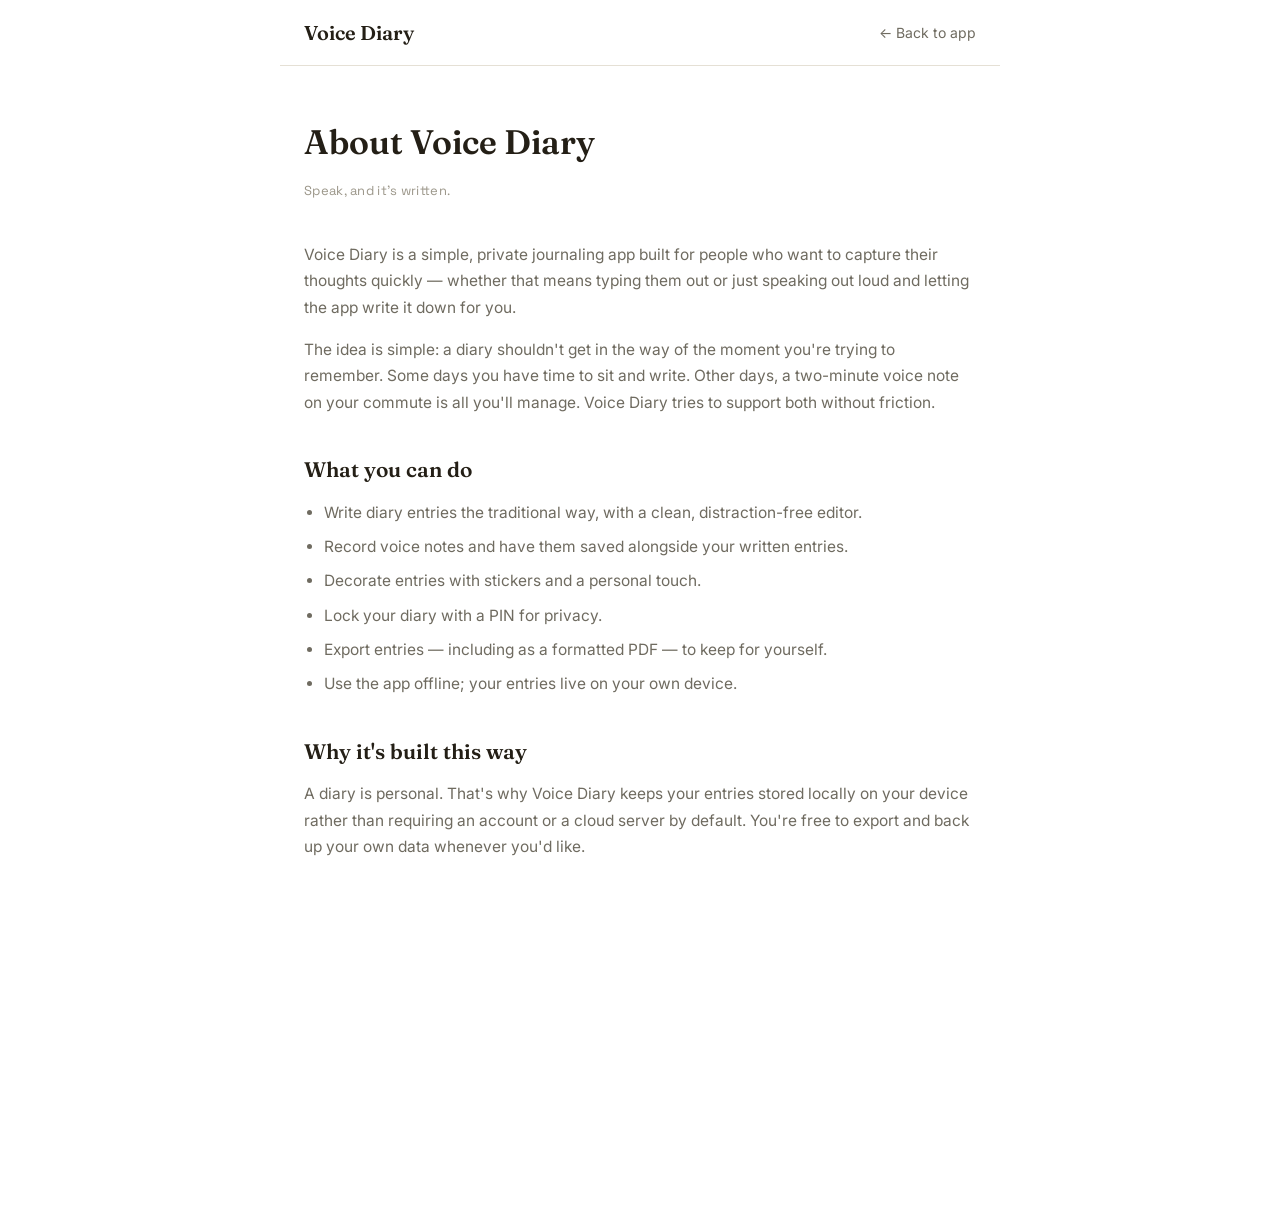
<file: pages/about.html>
<!DOCTYPE html>
<html lang="en">
<head>
<meta charset="UTF-8">
<meta name="viewport" content="width=device-width, initial-scale=1.0">
<title>About — Voice Diary</title>
<meta name="description" content="About Voice Diary — a simple app for writing or speaking your daily diary entries.">
<meta name="theme-color" content="#ffffff">

<!-- Google tag (gtag.js) -->
<script async src="https://www.googletagmanager.com/gtag/js?id=G-4DQGG0BXYN"></script>
<script>
  window.dataLayer = window.dataLayer || [];
  function gtag(){dataLayer.push(arguments);}
  gtag('js', new Date());

  gtag('config', 'G-4DQGG0BXYN');
</script>
<link rel="apple-touch-icon" href="../assets/icon-192.png">
<link rel="preconnect" href="https://fonts.googleapis.com">
<link rel="preconnect" href="https://fonts.gstatic.com" crossorigin>
<link href="https://fonts.googleapis.com/css2?family=Fraunces:ital,opsz,wght@0,9..144,400;0,9..144,600&family=Inter:wght@400;500;600&family=Space+Grotesk:wght@500;600&display=swap" rel="stylesheet">
<link rel="stylesheet" href="../css/style.css">
<link rel="stylesheet" href="../css/pages.css">
</head>
<body>

<nav class="static-nav">
  <a href="../index.html" class="static-logo">Voice Diary</a>
  <a href="../index.html" class="static-back">← Back to app</a>
</nav>

<main class="static-page">
  <h1>About Voice Diary</h1>
  <div class="static-updated">Speak, and it's written.</div>

  <p>Voice Diary is a simple, private journaling app built for people who want to capture their thoughts quickly — whether that means typing them out or just speaking out loud and letting the app write it down for you.</p>

  <p>The idea is simple: a diary shouldn't get in the way of the moment you're trying to remember. Some days you have time to sit and write. Other days, a two-minute voice note on your commute is all you'll manage. Voice Diary tries to support both without friction.</p>

  <h2>What you can do</h2>
  <ul>
    <li>Write diary entries the traditional way, with a clean, distraction-free editor.</li>
    <li>Record voice notes and have them saved alongside your written entries.</li>
    <li>Decorate entries with stickers and a personal touch.</li>
    <li>Lock your diary with a PIN for privacy.</li>
    <li>Export entries — including as a formatted PDF — to keep for yourself.</li>
    <li>Use the app offline; your entries live on your own device.</li>
  </ul>

  <h2>Why it's built this way</h2>
  <p>A diary is personal. That's why Voice Diary keeps your entries stored locally on your device rather than requiring an account or a cloud server by default. You're free to export and back up your own data whenever you'd like.</p>

  <h2>Who's behind it</h2>
  <p>Voice Diary is an independent project built and maintained by a solo developer who wanted a lightweight, honest journaling tool without unnecessary bloat. Feedback and feature ideas are always welcome — see the <a href="contact.html">Contact</a> page to get in touch.</p>
</main>

<footer class="static-footer">
  <div class="static-footer-links">
    <a href="../index.html">Home</a>
    <a href="about.html">About</a>
    <a href="contact.html">Contact</a>
    <a href="terms.html">Terms of Service</a>
    <a href="privacy.html">Privacy Policy</a>
  </div>
  <div class="static-footer-copy">© 2026 Voice Diary. All rights reserved.</div>
</footer>

</body>
</html>
</file>
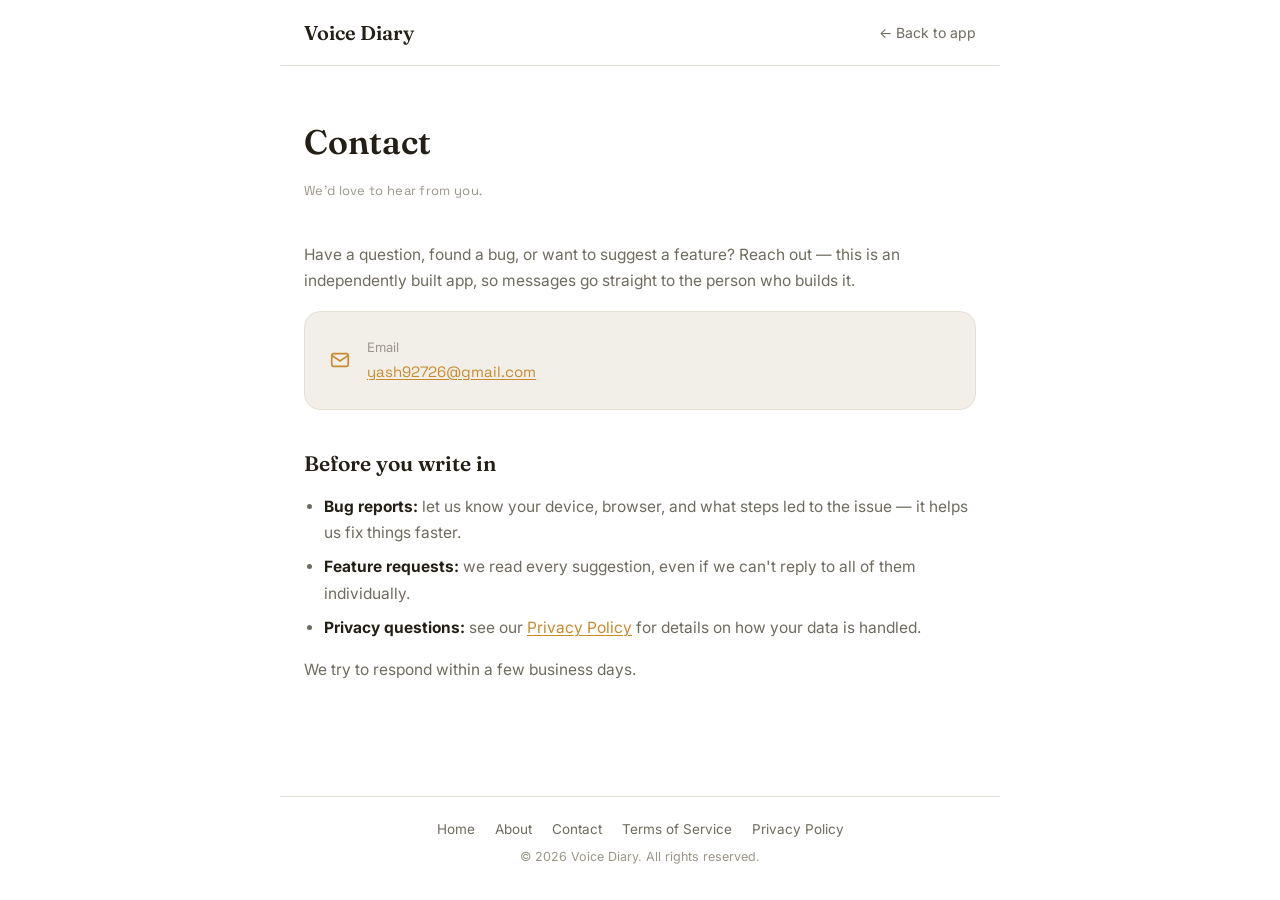
<file: pages/contact.html>
<!DOCTYPE html>
<html lang="en">
<head>
<meta charset="UTF-8">
<meta name="viewport" content="width=device-width, initial-scale=1.0">
<title>Contact — Voice Diary</title>
<meta name="description" content="Get in touch with the Voice Diary team for support, feedback, or questions.">
<meta name="theme-color" content="#ffffff">

<!-- Google tag (gtag.js) -->
<script async src="https://www.googletagmanager.com/gtag/js?id=G-4DQGG0BXYN"></script>
<script>
  window.dataLayer = window.dataLayer || [];
  function gtag(){dataLayer.push(arguments);}
  gtag('js', new Date());

  gtag('config', 'G-4DQGG0BXYN');
</script>
<link rel="apple-touch-icon" href="../assets/icon-192.png">
<link rel="preconnect" href="https://fonts.googleapis.com">
<link rel="preconnect" href="https://fonts.gstatic.com" crossorigin>
<link href="https://fonts.googleapis.com/css2?family=Fraunces:ital,opsz,wght@0,9..144,400;0,9..144,600&family=Inter:wght@400;500;600&family=Space+Grotesk:wght@500;600&display=swap" rel="stylesheet">
<link rel="stylesheet" href="../css/style.css">
<link rel="stylesheet" href="../css/pages.css">
</head>
<body>

<nav class="static-nav">
  <a href="../index.html" class="static-logo">Voice Diary</a>
  <a href="../index.html" class="static-back">← Back to app</a>
</nav>

<main class="static-page">
  <h1>Contact</h1>
  <div class="static-updated">We'd love to hear from you.</div>

  <p>Have a question, found a bug, or want to suggest a feature? Reach out — this is an independently built app, so messages go straight to the person who builds it.</p>

  <div class="contact-box">
    <svg width="22" height="22" viewBox="0 0 24 24" fill="none" stroke="currentColor" stroke-width="1.8"><rect x="3" y="5" width="18" height="14" rx="2"/><path d="m3 7 9 6 9-6"/></svg>
    <div>
      <p style="margin:0; font-size:13px; color:var(--text-low);">Email</p>
      <a href="mailto:yash92726@gmail.com">yash92726@gmail.com</a>
    </div>
  </div>

  <h2>Before you write in</h2>
  <ul>
    <li><strong>Bug reports:</strong> let us know your device, browser, and what steps led to the issue — it helps us fix things faster.</li>
    <li><strong>Feature requests:</strong> we read every suggestion, even if we can't reply to all of them individually.</li>
    <li><strong>Privacy questions:</strong> see our <a href="privacy.html">Privacy Policy</a> for details on how your data is handled.</li>
  </ul>

  <p>We try to respond within a few business days.</p>
</main>

<footer class="static-footer">
  <div class="static-footer-links">
    <a href="../index.html">Home</a>
    <a href="about.html">About</a>
    <a href="contact.html">Contact</a>
    <a href="terms.html">Terms of Service</a>
    <a href="privacy.html">Privacy Policy</a>
  </div>
  <div class="static-footer-copy">© 2026 Voice Diary. All rights reserved.</div>
</footer>

</body>
</html>
</file>
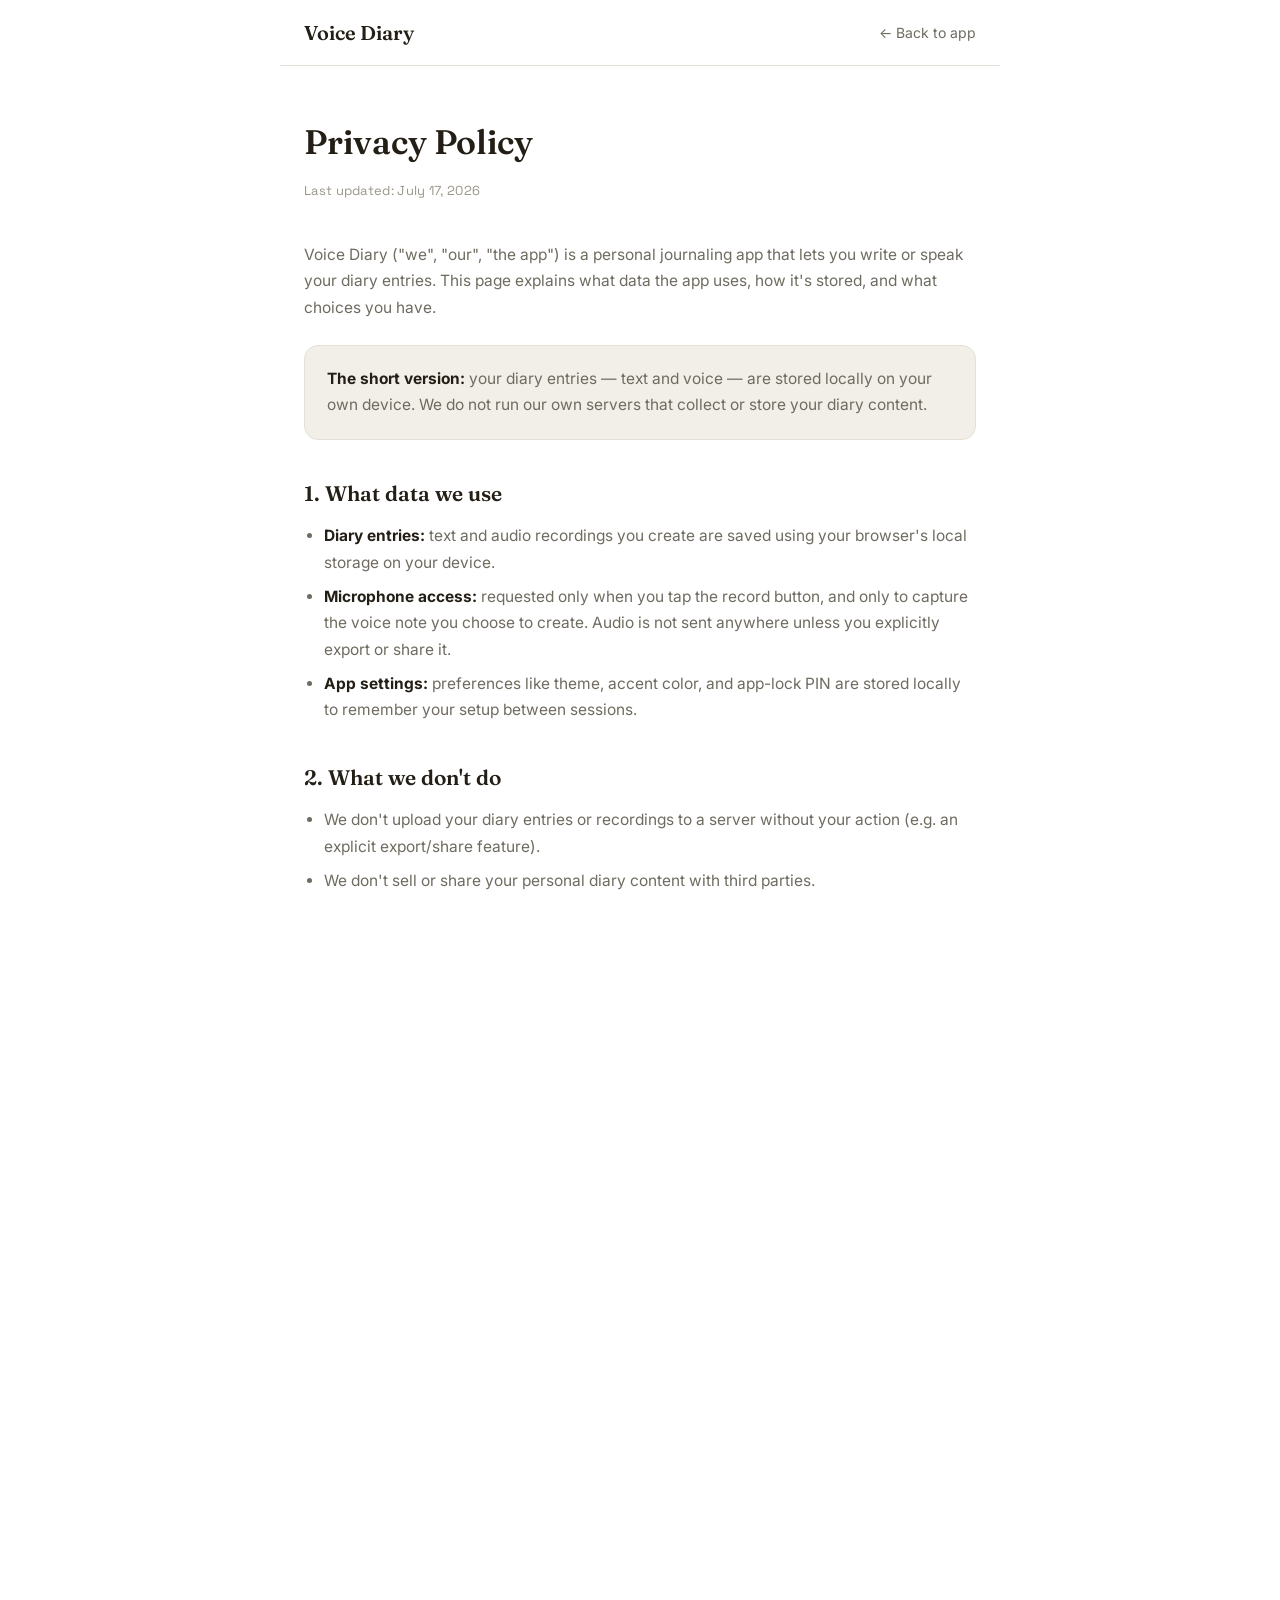
<file: pages/privacy.html>
<!DOCTYPE html>
<html lang="en">
<head>
<meta charset="UTF-8">
<meta name="viewport" content="width=device-width, initial-scale=1.0">
<title>Privacy Policy — Voice Diary</title>
<meta name="description" content="Privacy Policy for Voice Diary — how we handle your data, microphone access, and storage.">
<meta name="theme-color" content="#ffffff">

<!-- Google tag (gtag.js) -->
<script async src="https://www.googletagmanager.com/gtag/js?id=G-4DQGG0BXYN"></script>
<script>
  window.dataLayer = window.dataLayer || [];
  function gtag(){dataLayer.push(arguments);}
  gtag('js', new Date());

  gtag('config', 'G-4DQGG0BXYN');
</script>
<link rel="apple-touch-icon" href="../assets/icon-192.png">
<link rel="preconnect" href="https://fonts.googleapis.com">
<link rel="preconnect" href="https://fonts.gstatic.com" crossorigin>
<link href="https://fonts.googleapis.com/css2?family=Fraunces:ital,opsz,wght@0,9..144,400;0,9..144,600&family=Inter:wght@400;500;600&family=Space+Grotesk:wght@500;600&display=swap" rel="stylesheet">
<link rel="stylesheet" href="../css/style.css">
<link rel="stylesheet" href="../css/pages.css">
</head>
<body>

<nav class="static-nav">
  <a href="../index.html" class="static-logo">Voice Diary</a>
  <a href="../index.html" class="static-back">← Back to app</a>
</nav>

<main class="static-page">
  <h1>Privacy Policy</h1>
  <div class="static-updated">Last updated: July 17, 2026</div>

  <p>Voice Diary ("we", "our", "the app") is a personal journaling app that lets you write or speak your diary entries. This page explains what data the app uses, how it's stored, and what choices you have.</p>

  <div class="static-card">
    <p><strong>The short version:</strong> your diary entries — text and voice — are stored locally on your own device. We do not run our own servers that collect or store your diary content.</p>
  </div>

  <h2>1. What data we use</h2>
  <ul>
    <li><strong>Diary entries:</strong> text and audio recordings you create are saved using your browser's local storage on your device.</li>
    <li><strong>Microphone access:</strong> requested only when you tap the record button, and only to capture the voice note you choose to create. Audio is not sent anywhere unless you explicitly export or share it.</li>
    <li><strong>App settings:</strong> preferences like theme, accent color, and app-lock PIN are stored locally to remember your setup between sessions.</li>
  </ul>

  <h2>2. What we don't do</h2>
  <ul>
    <li>We don't upload your diary entries or recordings to a server without your action (e.g. an explicit export/share feature).</li>
    <li>We don't sell or share your personal diary content with third parties.</li>
    <li>We don't track what you write or say.</li>
  </ul>

  <h2>3. Local storage & data loss</h2>
  <p>Because your entries live in your browser/device storage, clearing your browser data, uninstalling the app, or switching devices without a backup can permanently delete your diary. We recommend using any built-in export feature periodically if you want a backup copy.</p>

  <h2>4. Third-party services</h2>
  <p>The app may load fonts and small libraries (for example, PDF export) from third-party content delivery networks (CDNs) such as Google Fonts and cdnjs. These services may log basic technical information like IP address as part of standard web delivery — this is governed by their own privacy policies, not ours.</p>

  <h2>5. Advertising</h2>
  <p>If this site displays advertisements (for example, through Google AdSense), those ad providers may use cookies or similar technologies to serve ads based on your visits to this and other sites. You can learn more about how Google uses data in this context at <a href="https://policies.google.com/technologies/partner-sites" target="_blank" rel="noopener">Google's Partner Sites policy</a>. You can opt out of personalized advertising through <a href="https://adssettings.google.com" target="_blank" rel="noopener">Google Ads Settings</a>.</p>

  <h2>6. Children's privacy</h2>
  <p>Voice Diary is not directed at children under 13, and we do not knowingly collect personal information from children.</p>

  <h2>7. Changes to this policy</h2>
  <p>We may update this Privacy Policy from time to time. Changes will be posted on this page with an updated revision date.</p>

  <h2>8. Contact us</h2>
  <div class="contact-box">
    <svg width="22" height="22" viewBox="0 0 24 24" fill="none" stroke="currentColor" stroke-width="1.8"><rect x="3" y="5" width="18" height="14" rx="2"/><path d="m3 7 9 6 9-6"/></svg>
    <div>
      <p style="margin:0; font-size:13px; color:var(--text-low);">Questions about this policy? Reach out at</p>
      <a href="mailto:yash92726@gmail.com">yash92726@gmail.com</a>
    </div>
  </div>
</main>

<footer class="static-footer">
  <div class="static-footer-links">
    <a href="../index.html">Home</a>
    <a href="about.html">About</a>
    <a href="contact.html">Contact</a>
    <a href="terms.html">Terms of Service</a>
    <a href="privacy.html">Privacy Policy</a>
  </div>
  <div class="static-footer-copy">© 2026 Voice Diary. All rights reserved.</div>
</footer>

</body>
</html>
</file>
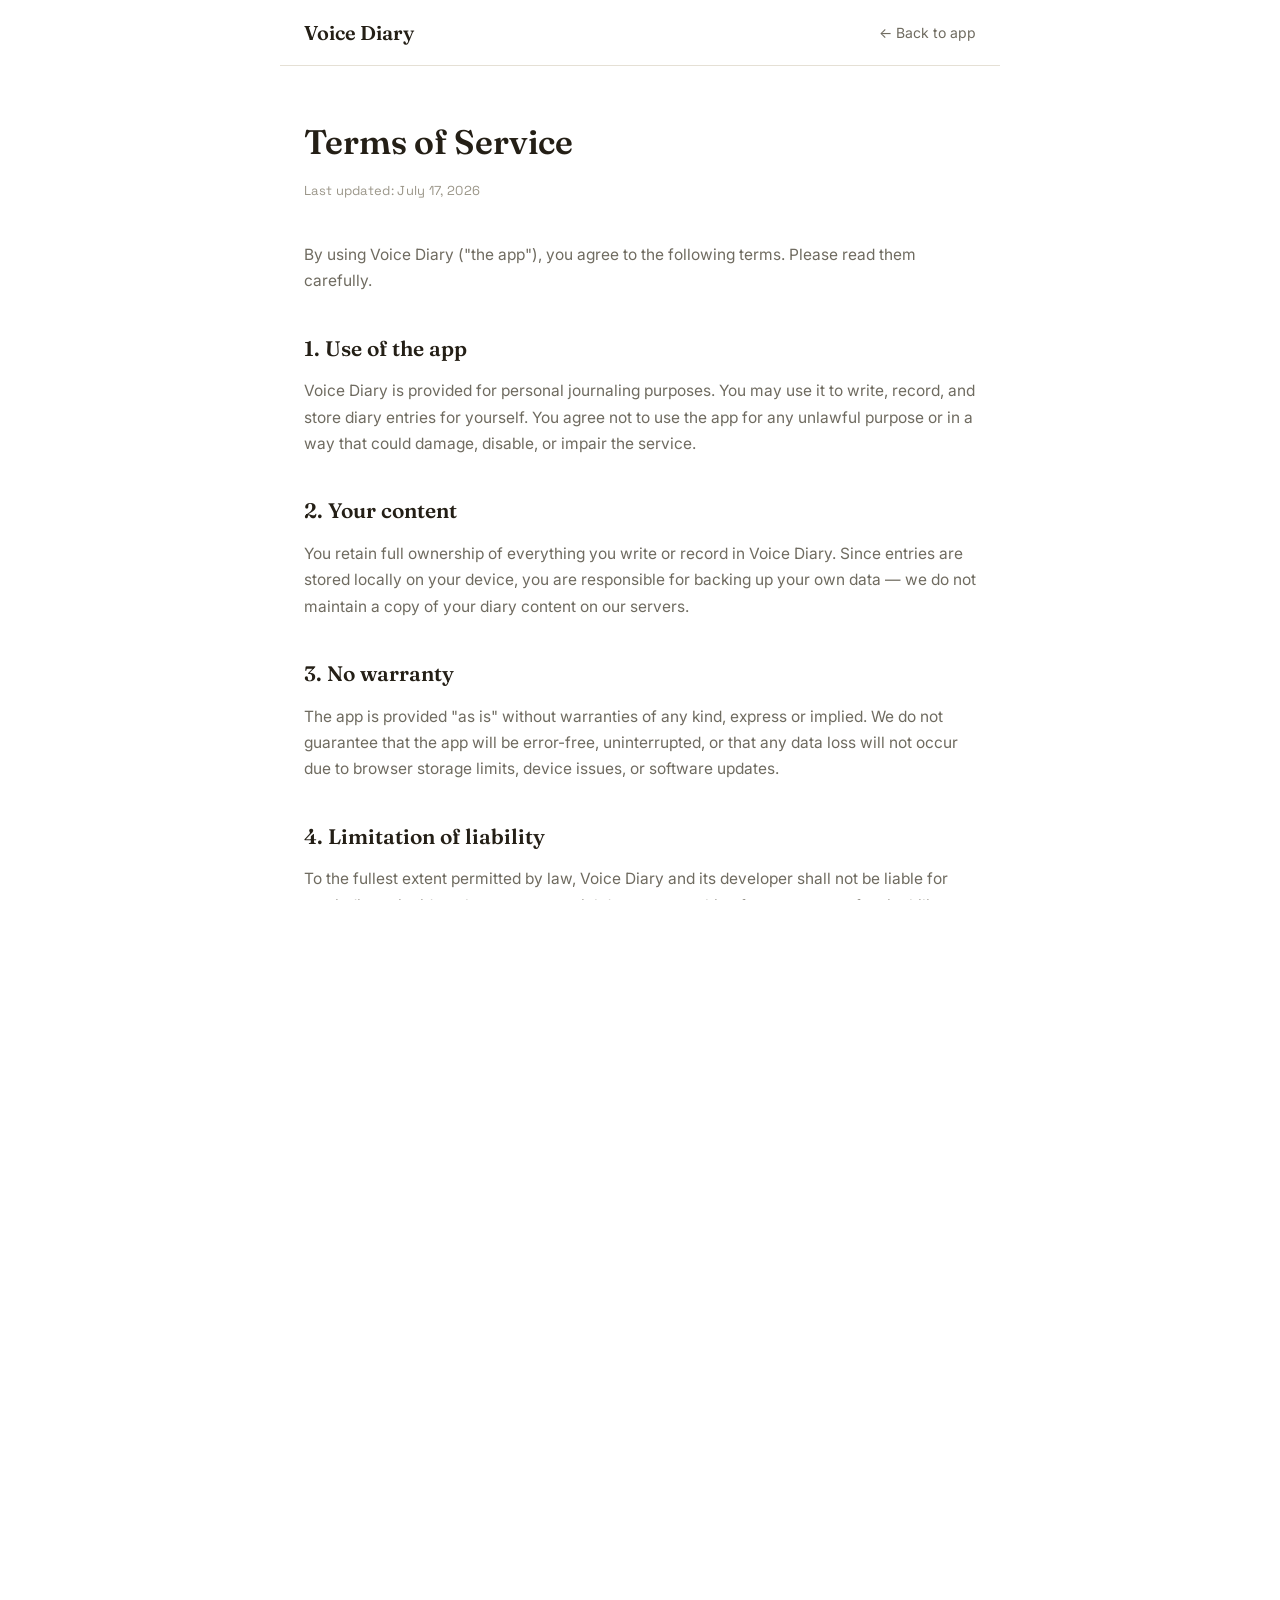
<file: pages/terms.html>
<!DOCTYPE html>
<html lang="en">
<head>
<meta charset="UTF-8">
<meta name="viewport" content="width=device-width, initial-scale=1.0">
<title>Terms of Service — Voice Diary</title>
<meta name="description" content="Terms of Service for using the Voice Diary app.">
<meta name="theme-color" content="#ffffff">

<!-- Google tag (gtag.js) -->
<script async src="https://www.googletagmanager.com/gtag/js?id=G-4DQGG0BXYN"></script>
<script>
  window.dataLayer = window.dataLayer || [];
  function gtag(){dataLayer.push(arguments);}
  gtag('js', new Date());

  gtag('config', 'G-4DQGG0BXYN');
</script>
<link rel="apple-touch-icon" href="../assets/icon-192.png">
<link rel="preconnect" href="https://fonts.googleapis.com">
<link rel="preconnect" href="https://fonts.gstatic.com" crossorigin>
<link href="https://fonts.googleapis.com/css2?family=Fraunces:ital,opsz,wght@0,9..144,400;0,9..144,600&family=Inter:wght@400;500;600&family=Space+Grotesk:wght@500;600&display=swap" rel="stylesheet">
<link rel="stylesheet" href="../css/style.css">
<link rel="stylesheet" href="../css/pages.css">
</head>
<body>

<nav class="static-nav">
  <a href="../index.html" class="static-logo">Voice Diary</a>
  <a href="../index.html" class="static-back">← Back to app</a>
</nav>

<main class="static-page">
  <h1>Terms of Service</h1>
  <div class="static-updated">Last updated: July 17, 2026</div>

  <p>By using Voice Diary ("the app"), you agree to the following terms. Please read them carefully.</p>

  <h2>1. Use of the app</h2>
  <p>Voice Diary is provided for personal journaling purposes. You may use it to write, record, and store diary entries for yourself. You agree not to use the app for any unlawful purpose or in a way that could damage, disable, or impair the service.</p>

  <h2>2. Your content</h2>
  <p>You retain full ownership of everything you write or record in Voice Diary. Since entries are stored locally on your device, you are responsible for backing up your own data — we do not maintain a copy of your diary content on our servers.</p>

  <h2>3. No warranty</h2>
  <p>The app is provided "as is" without warranties of any kind, express or implied. We do not guarantee that the app will be error-free, uninterrupted, or that any data loss will not occur due to browser storage limits, device issues, or software updates.</p>

  <h2>4. Limitation of liability</h2>
  <p>To the fullest extent permitted by law, Voice Diary and its developer shall not be liable for any indirect, incidental, or consequential damages resulting from your use of, or inability to use, the app — including loss of diary entries or recordings.</p>

  <h2>5. Third-party services</h2>
  <p>The app may rely on third-party services (such as font providers or PDF export libraries) to function. We are not responsible for the availability or behavior of these third-party services.</p>

  <h2>6. Advertising</h2>
  <p>This site may display third-party advertisements, including through Google AdSense. Ads are served independently by the advertising provider and are subject to their own terms.</p>

  <h2>7. Changes to these terms</h2>
  <p>We may revise these Terms of Service from time to time. Continued use of the app after changes are posted constitutes acceptance of the updated terms.</p>

  <h2>8. Contact</h2>
  <div class="contact-box">
    <svg width="22" height="22" viewBox="0 0 24 24" fill="none" stroke="currentColor" stroke-width="1.8"><rect x="3" y="5" width="18" height="14" rx="2"/><path d="m3 7 9 6 9-6"/></svg>
    <div>
      <p style="margin:0; font-size:13px; color:var(--text-low);">Questions about these terms? Reach out at</p>
      <a href="mailto:yash92726@gmail.com">yash92726@gmail.com</a>
    </div>
  </div>
</main>

<footer class="static-footer">
  <div class="static-footer-links">
    <a href="../index.html">Home</a>
    <a href="about.html">About</a>
    <a href="contact.html">Contact</a>
    <a href="terms.html">Terms of Service</a>
    <a href="privacy.html">Privacy Policy</a>
  </div>
  <div class="static-footer-copy">© 2026 Voice Diary. All rights reserved.</div>
</footer>

</body>
</html>
</file>
<file: css/style.css>
/* ============================================
   VOICE DIARY v3 — white paper theme, two-page book spread
   ============================================ */

/* The [hidden] attribute must always win over a class's own `display` value.
   Without this, any element whose class sets `display: flex/grid/block` stays
   visible (and, for fixed-position overlays, keeps blocking clicks/scroll)
   even after JS sets `.hidden = true` on it — because a same-specificity class
   rule that comes later in the stylesheet beats the browser's default
   `[hidden]{display:none}` rule. This single rule prevents that entire bug class. */
[hidden] { display: none !important; }

:root {
  --bg: #ffffff;
  --bg-soft: #f7f5f1;
  --panel: #f2efe9;
  --panel-border: #e5e0d5;

  --parchment: #f6efe0;
  --parchment-dim: #ead9bb;

  --amber: #c98a2e;
  --amber-soft: rgba(201, 138, 46, 0.16);
  --rose: #c06a5e;
  --danger: #b8493f;

  --ink: #241f16;
  --text-hi: #241f16;
  --text-mid: #6f6b60;
  --text-low: #9b9689;

  --ink-dark-text: #2b2416;

  --serif: 'Fraunces', Georgia, serif;
  --sans: 'Inter', -apple-system, sans-serif;
  --mono: 'Space Grotesk', monospace;
  --hand: 'Caveat', cursive;

  --ease: cubic-bezier(0.16, 1, 0.3, 1);

  /* ============================================
     PROPORTIONAL SCALING SYSTEM
     ============================================
     Full View is the source of truth for size. Every size in Mini Book
     View is calc()'d from these Full View values times one shared scale
     factor, so text, icons, and stickers always shrink/grow in lockstep
     and never drift out of proportion relative to each other.
     Sticker/photo/voice-clip footprints already use %-based left/top/
     width against each page's own box, so they scale automatically with
     the container — only font-size/icon based metrics need this factor. */
  --fs-headline-size: 24px;
  --fs-body-size: 17px;
  --fs-body-line-height: 1.9;
  --fs-date-size: 12px;
  --mini-scale: 0.625; /* headline 24px -> 15px, matching the existing hand-tuned mini headline size */
}

html.dark {
  --bg: #171410;
  --bg-soft: #1e1a14;
  --panel: #241f17;
  --panel-border: #362f24;

  --parchment: #2b251c;
  --parchment-dim: #221d16;

  --ink: #f3ede1;
  --text-hi: #f3ede1;
  --text-mid: #a8a094;
  --text-low: #726b5c;

  --ink-dark-text: #e9e0cf;
}
html.dark .grain { opacity: 0.04; }
html.dark .page-sheet::before { background: repeating-linear-gradient(to bottom, transparent, transparent 30px, rgba(255,255,255,0.045) 31px); }
html.dark .book-cover-title, html.dark .mini-book-title { color: #f3ede1; }
html.dark .fullscreen-reader { background: var(--parchment); }
html.dark .load-logo-img, html.dark .home-logo-img { filter: none; }

* { margin: 0; padding: 0; box-sizing: border-box; -webkit-tap-highlight-color: transparent; }

html, body {
  background: var(--bg);
  color: var(--text-hi);
  font-family: var(--sans);
  height: 100%;
  overflow-x: hidden;
}

body { min-height: 100vh; min-height: 100dvh; position: relative; }

button { font-family: inherit; border: none; background: none; cursor: pointer; color: inherit; }
input, textarea { font-family: inherit; }

@media (prefers-reduced-motion: reduce) {
  *, *::before, *::after { animation-duration: 0.01ms !important; transition-duration: 0.01ms !important; }
}

:focus-visible { outline: 2px solid var(--amber); outline-offset: 3px; border-radius: 6px; }

.grain {
  position: fixed; inset: 0; pointer-events: none; z-index: 1; opacity: 0.025;
  background-image: url("data:image/svg+xml,%3Csvg xmlns='http://www.w3.org/2000/svg' width='120' height='120'%3E%3Cfilter id='n'%3E%3CfeTurbulence type='fractalNoise' baseFrequency='0.9' numOctaves='2' stitchTiles='stitch'/%3E%3C/filter%3E%3Crect width='100%25' height='100%25' filter='url(%23n)'/%3E%3C/svg%3E");
  mix-blend-mode: multiply;
}

.app { position: relative; z-index: 2; max-width: 480px; margin: 0 auto; min-height: 100vh; min-height: 100dvh; background: var(--bg); }

.screen { padding: env(safe-area-inset-top) 20px calc(78px + env(safe-area-inset-bottom)); animation: screenIn 0.4s var(--ease); background: var(--bg); }
@keyframes screenIn { from { opacity: 0; transform: translateY(6px); } to { opacity: 1; transform: translateY(0); } }

.icon-btn {
  width: 38px; height: 38px; display: grid; place-items: center; border-radius: 50%;
  color: var(--text-mid); transition: background 0.2s var(--ease), color 0.2s var(--ease); flex-shrink: 0;
}
.icon-btn:hover { background: var(--panel); color: var(--text-hi); }

/* ============ LOADING SCREEN (skeleton) ============ */

.loading-screen {
  position: fixed; inset: 0; z-index: 100;
  display: flex; flex-direction: column;
  padding: calc(env(safe-area-inset-top) + 24px) 20px 20px;
  background: var(--bg); transition: opacity 0.4s var(--ease);
}
.loading-screen.fade-out { opacity: 0; pointer-events: none; }

.skel {
  border-radius: 10px;
  background: linear-gradient(90deg, var(--panel) 25%, var(--panel-border) 50%, var(--panel) 75%);
  background-size: 200% 100%;
  animation: skelShimmer 1.4s ease-in-out infinite;
}
@keyframes skelShimmer { 0% { background-position: 200% 0; } 100% { background-position: -200% 0; } }

.skel-top { display: flex; align-items: center; justify-content: space-between; margin-bottom: 28px; }
.skel-logo { width: 40px; height: 40px; border-radius: 50%; }
.skel-icon { width: 38px; height: 38px; border-radius: 50%; }

.skel-greeting { width: 70%; height: 26px; margin-bottom: 10px; }
.skel-subline { width: 45%; height: 15px; margin-bottom: 32px; }

.skel-cards { display: flex; flex-direction: column; gap: 14px; }
.skel-card { width: 100%; height: 84px; border-radius: 16px; }

.skel-fab {
  position: absolute; bottom: calc(env(safe-area-inset-bottom) + 24px); right: 20px;
  width: 56px; height: 56px; border-radius: 50%;
  background: linear-gradient(90deg, var(--panel) 25%, var(--panel-border) 50%, var(--panel) 75%);
  background-size: 200% 100%;
  animation: skelShimmer 1.4s ease-in-out infinite;
}

.home-legal-links {
  display: flex; align-items: center; justify-content: center; gap: 8px;
  margin-top: 18px; padding-bottom: 4px;
  font-family: var(--sans); font-size: 12px; color: var(--text-low);
}
.home-legal-links a { color: var(--text-low); text-decoration: none; }
.home-legal-links a:hover { color: var(--amber); text-decoration: underline; }
.home-legal-links span { opacity: 0.5; }

/* ============ OFFLINE SCREEN ============ */

.offline-screen {
  position: fixed; inset: 0; z-index: 99;
  display: flex; flex-direction: column; align-items: center; justify-content: center;
  background: var(--bg); text-align: center; padding: 0 40px;
  animation: offlineFadeIn 0.4s var(--ease) both;
}
@keyframes offlineFadeIn { from { opacity: 0; } to { opacity: 1; } }

.offline-illustration { position: relative; width: 96px; height: 96px; margin-bottom: 22px; }
.offline-cloud {
  position: absolute; inset: 0; display: flex; align-items: center; justify-content: center;
  color: var(--text-low); animation: offlineDrift 3.2s ease-in-out infinite;
}
@keyframes offlineDrift { 0%, 100% { transform: translateY(0); } 50% { transform: translateY(-6px); } }
.offline-slash {
  position: absolute; width: 3px; height: 84px; background: var(--danger);
  transform: rotate(45deg); border-radius: 4px; opacity: 0.85;
  animation: offlineSlashIn 0.5s var(--ease) 0.15s both;
}
@keyframes offlineSlashIn { from { transform: rotate(45deg) scaleY(0); opacity: 0; } to { transform: rotate(45deg) scaleY(1); opacity: 0.85; } }
.offline-pen {
  position: absolute; bottom: -4px; right: -4px; width: 44px; height: 44px; border-radius: 50%;
  background: var(--panel); border: 1px solid var(--panel-border); color: var(--amber);
  display: flex; align-items: center; justify-content: center;
  animation: offlinePenWiggle 2.4s ease-in-out infinite;
}
@keyframes offlinePenWiggle { 0%, 100% { transform: rotate(-6deg); } 50% { transform: rotate(6deg); } }

.offline-title { font-family: var(--serif); font-size: 22px; font-weight: 600; color: var(--ink-dark-text); margin: 0 0 10px; }
.offline-sub { font-size: 13.5px; color: var(--text-mid); line-height: 1.6; margin: 0 0 30px; max-width: 320px; }

.offline-actions { display: flex; flex-direction: column; gap: 12px; width: 100%; max-width: 280px; }
.offline-retry-btn {
  display: flex; align-items: center; justify-content: center; gap: 8px;
  padding: 14px 20px; border-radius: 100px; background: var(--amber); color: #fff;
  font-size: 14.5px; font-weight: 700; transition: transform 0.15s var(--ease);
}
.offline-retry-btn:active { transform: scale(0.96); }
.offline-retry-btn svg { animation: offlineSpinIdle 0s; }
.offline-retry-btn.retrying svg { animation: offlineSpin 0.8s linear infinite; }
@keyframes offlineSpin { to { transform: rotate(360deg); } }
.offline-continue-btn { padding: 10px; font-size: 13.5px; font-weight: 600; color: var(--text-mid); }
.offline-continue-btn:active { opacity: 0.7; }

.offline-banner {
  display: flex; align-items: center; gap: 8px; justify-content: center;
  padding: 9px 16px; margin: 0 0 10px; border-radius: 12px;
  background: rgba(184,73,63,0.12); color: var(--danger);
  font-size: 12px; font-weight: 600; animation: offlineFadeIn 0.3s var(--ease) both;
}
.offline-banner-dot { width: 6px; height: 6px; border-radius: 50%; background: var(--danger); flex-shrink: 0; animation: offlineDotPulse 1.6s ease-in-out infinite; }
@keyframes offlineDotPulse { 0%, 100% { opacity: 1; } 50% { opacity: 0.35; } }
[contenteditable].offline-locked { opacity: 0.6; cursor: default; }

/* ============ HOME SCREEN ============ */

.home-top { display: flex; align-items: center; justify-content: space-between; padding: 6px 0 0; gap: 8px; }
.home-top-actions { display: flex; gap: 2px; flex-shrink: 0; }
.home-logo { display: flex; align-items: center; gap: 10px; min-width: 0; }
.home-logo-img { width: 54px; height: 54px; object-fit: contain; display: block; flex-shrink: 0; }
.home-logo-text { font-family: var(--serif); font-size: 21px; font-weight: 500; letter-spacing: 0.2px; white-space: nowrap; overflow: hidden; text-overflow: ellipsis; }

.voiceprint-fab {
  display: flex; flex-direction: column; align-items: center; gap: 4px; margin: 0 0 6px auto; width: fit-content;
  color: var(--text-low); font-size: 9.5px; font-weight: 600; text-transform: uppercase; letter-spacing: 0.3px;
}
.voiceprint-fab svg { width: 34px; height: 34px; padding: 8px; border-radius: 50%; background: var(--panel); border: 1px solid var(--panel-border); color: var(--amber); box-sizing: border-box; }
.voiceprint-fab:active svg { transform: scale(0.94); }

.week-strip { display: flex; justify-content: space-between; padding: 22px 4px 6px; gap: 6px; }
.day-dot-wrap { display: flex; flex-direction: column; align-items: center; gap: 7px; flex: 1; }
.day-dot { width: 9px; height: 9px; border-radius: 50%; border: 1.4px solid var(--text-low); transition: all 0.3s var(--ease); }
.day-dot.filled { background: var(--amber); border-color: var(--amber); box-shadow: 0 0 0 4px var(--amber-soft); }
.day-dot.today { border-color: var(--rose); width: 10px; height: 10px; }
.day-dot-mood { font-size: 14px; line-height: 1; }
.day-dot-mood.today { filter: drop-shadow(0 0 0 var(--rose)); }
.day-label { font-size: 11px; color: var(--text-low); letter-spacing: 0.6px; text-transform: uppercase; font-weight: 600; }

.today-full { text-align: center; font-family: var(--serif); font-style: italic; font-size: 15px; color: var(--text-mid); margin: 14px 0 0; }

.home-mid { display: flex; flex-direction: column; align-items: center; text-align: center; gap: 8px; margin: 10px 0 4px; }

/* old dusty, slightly-worn yellow accent button look */
.create-btn-dusty {
  background: linear-gradient(155deg, #d9b45c, #b3922f 55%, #9c7d27);
  box-shadow: 0 8px 20px rgba(156,125,39,0.35), inset 0 1px 0 rgba(255,255,255,0.25), inset 0 -3px 6px rgba(70,52,10,0.25);
  border: 1px solid rgba(120,92,24,0.4);
  position: relative; overflow: hidden;
}
.create-btn-dusty::after {
  content: ''; position: absolute; inset: 0;
  background: radial-gradient(circle at 30% 20%, rgba(255,255,255,0.18), transparent 55%),
              radial-gradient(circle at 75% 80%, rgba(60,42,8,0.18), transparent 50%);
  pointer-events: none;
}

/* mini book preview on home — tap to jump straight into latest diary */
.home-diary-preview { display: flex; flex-direction: column; align-items: center; gap: 10px; cursor: pointer; }
.mini-book {
  width: 132px; height: 172px; border-radius: 6px 10px 10px 6px;
  background: linear-gradient(155deg, #2f2a20, #1c1811);
  box-shadow: 0 18px 40px rgba(36,31,22,0.22), inset 2px 0 0 rgba(255,255,255,0.06);
  display: flex; flex-direction: column; align-items: center; justify-content: center; gap: 8px;
  padding: 16px 12px; transition: transform 0.25s var(--ease);
}
.home-diary-preview:active .mini-book { transform: scale(0.96) rotateZ(-1deg); }
.mini-book-mark { font-size: 20px; color: var(--amber); opacity: 0.9; }
.mini-book-title {
  font-family: var(--serif); font-size: 14px; color: var(--parchment); text-align: center; line-height: 1.3;
  max-width: 100px; word-break: break-word;
}
.mini-book-meta { font-size: 12.5px; color: var(--text-low); }

.create-btn {
  padding: 15px 30px; border-radius: 100px; background: linear-gradient(135deg, var(--amber), #b3762a);
  color: #fff; font-weight: 700; font-size: 15px; box-shadow: 0 10px 26px rgba(201,138,46,0.28);
  transition: transform 0.2s var(--ease);
}
.create-btn:hover { transform: translateY(-2px); }
.create-btn:active { transform: translateY(0) scale(0.97); }

.home-hint { font-size: 13px; color: var(--text-low); margin-top: 2px; }

/* ============ HOME: RECENT DIARY GRID ============ */

.section-label { font-family: var(--serif); font-size: 17px; font-weight: 600; margin: 4px 4px 12px; }

.diary-grid {
  display: grid; grid-template-columns: repeat(3, 1fr); gap: 12px 10px; margin: 0 2px;
}

/* each card is a miniature, faithful replica of the full book-cover screen:
   same mark / title / rule / meta / signature layout, same cover-theme background,
   and the same placed stickers — just scaled down to grid-card size. */
.diary-grid-card {
  position: relative; border-radius: 5px 10px 10px 5px; overflow: hidden; cursor: pointer;
  aspect-ratio: 3 / 4.3;
  background: linear-gradient(155deg, #332d21, #1c1811);
  box-shadow: 0 10px 22px rgba(36,31,22,0.24), inset 2px 0 0 rgba(255,255,255,0.08), inset -4px 0 12px rgba(0,0,0,0.3);
  display: flex; flex-direction: column; align-items: center; justify-content: space-between;
  padding: 12px 6px 8px; text-align: center;
  transition: transform 0.2s var(--ease);
}
.diary-grid-card::before {
  content: ''; position: absolute; left: 0; top: 8%; bottom: 8%; width: 2px;
  background: linear-gradient(180deg, transparent, var(--amber-soft), transparent);
  z-index: 1;
}
.diary-grid-card::after {
  content: ''; position: absolute; inset: 0; pointer-events: none; opacity: 0;
  transition: opacity 0.6s var(--ease); z-index: 1;
}
.diary-grid-card[data-mood-tint="happy"]::after { opacity: 0.18; background: radial-gradient(circle at 50% 15%, #ffd166, transparent 70%); }
.diary-grid-card[data-mood-tint="sad"]::after { opacity: 0.18; background: radial-gradient(circle at 50% 15%, #6f8fc9, transparent 70%); }
.diary-grid-card[data-mood-tint="calm"]::after { opacity: 0.16; background: radial-gradient(circle at 50% 15%, #7ec8c2, transparent 70%); }
.diary-grid-card[data-mood-tint="anxious"]::after { opacity: 0.16; background: radial-gradient(circle at 50% 15%, #c98a6a, transparent 70%); }
.diary-grid-card[data-mood-tint="rainy"]::after { opacity: 0.18; background: radial-gradient(circle at 50% 15%, #9fb8d9, transparent 70%); }
.diary-grid-card:active { transform: scale(0.96); }

.diary-grid-card-inner {
  display: flex; flex-direction: column; align-items: center; gap: 5px; position: relative; z-index: 2;
}
.diary-grid-card-mark { font-size: 13px; color: var(--amber); opacity: 0.9; }
.diary-grid-card-title {
  font-family: var(--serif); font-size: 11.5px; font-weight: 500; color: var(--parchment);
  line-height: 1.2; word-break: break-word; max-width: 100%;
  display: -webkit-box; -webkit-line-clamp: 3; -webkit-box-orient: vertical; overflow: hidden;
}
.diary-grid-card-rule { width: 18px; height: 1px; background: var(--amber-soft); }
.diary-grid-card-meta { font-size: 8px; color: #9b9689; letter-spacing: 0.2px; }
.diary-grid-card-signature {
  font-family: var(--hand); font-size: 10px; color: #9b9689; position: relative; z-index: 2;
  max-width: 100%; overflow: hidden; text-overflow: ellipsis; white-space: nowrap;
}
.diary-grid-card-lock {
  position: absolute; top: 8px; right: 8px; width: 18px; height: 18px; border-radius: 50%;
  background: rgba(0,0,0,0.4); display: grid; place-items: center; z-index: 3;
}
.diary-grid-card-lock svg { width: 9px; height: 9px; color: var(--parchment); }

/* mini, non-interactive replica of the sticker layer — same x/y/size percentages
   used on the full cover, just rendered smaller and without drag handles */
.diary-grid-card-stickers { position: absolute; inset: 0; z-index: 1; pointer-events: none; }
.diary-grid-card-stickers img {
  position: absolute; width: 100%; height: 100%; object-fit: contain;
  filter: drop-shadow(0 1px 3px rgba(0,0,0,0.35));
}

/* diary cover themes reused on the small grid cards */
.diary-grid-card[data-cover-theme="classic"] { background: linear-gradient(155deg, #332d21, #1c1811); }
.diary-grid-card[data-cover-theme="rosewood"] { background: linear-gradient(155deg, #5c2a2a, #2c1414); }
.diary-grid-card[data-cover-theme="midnight"] { background: linear-gradient(155deg, #1c2438, #0a0e18); }
.diary-grid-card[data-cover-theme="forest"] { background: linear-gradient(155deg, #26402a, #10200f); }
.diary-grid-card[data-cover-theme="ocean"] { background: linear-gradient(155deg, #1c4a4f, #0b2224); }
.diary-grid-card[data-cover-theme="lavender"] { background: linear-gradient(155deg, #453a5e, #201a34); }
.diary-grid-card[data-cover-theme="blush"] { background: linear-gradient(155deg, #5e3743, #2c1620); }
.diary-grid-card[data-cover-theme="sand"] { background: linear-gradient(155deg, #6b5735, #362a17); }
.diary-grid-card[data-cover-theme="sunset"] { background: linear-gradient(155deg, #7a3f2c, #3c1c12); }
.diary-grid-card[data-cover-theme="mint"] { background: linear-gradient(155deg, #24473f, #0f221c); }
.diary-grid-card[data-cover-theme="marble"] {
  background:
    radial-gradient(ellipse at 20% 20%, rgba(255,255,255,0.10), transparent 55%),
    radial-gradient(ellipse at 80% 70%, rgba(255,255,255,0.06), transparent 60%),
    linear-gradient(155deg, #3a3a3d, #17171a);
}
.diary-grid-card[data-cover-theme="floral"] {
  background:
    radial-gradient(circle at 22% 24%, rgba(220,150,150,0.28) 0%, transparent 30%),
    radial-gradient(circle at 78% 68%, rgba(160,190,140,0.24) 0%, transparent 32%),
    radial-gradient(circle at 60% 20%, rgba(220,190,120,0.20) 0%, transparent 26%),
    linear-gradient(155deg, #33301f, #191710);
}

.diary-grid-empty-card {
  border-radius: 16px; padding: 26px 16px; text-align: center; cursor: pointer;
  background: linear-gradient(135deg, var(--amber-soft), rgba(192,106,94,0.14));
  border: 1.5px dashed var(--amber); display: flex; flex-direction: column; align-items: center; gap: 8px;
  transition: transform 0.2s var(--ease);
}
.diary-grid-empty-card:active { transform: scale(0.97); }
.diary-grid-empty-card .empty-illustration { font-size: 30px; }
.diary-grid-empty-card p { font-family: var(--serif); font-size: 14px; color: var(--text-mid); margin: 0; }

.reflection-book-frame {
  position: relative; padding: 14px 6px 22px; perspective: 1000px;
}
.reflection-book-frame::before {
  /* soft ambient shadow beneath the book — not a harsh drop shadow */
  content: ''; position: absolute; left: 8%; right: 8%; bottom: 4px; height: 22px; border-radius: 50%;
  background: radial-gradient(ellipse, rgba(36,31,22,0.18) 0%, transparent 75%); filter: blur(4px);
}

.reflection-book {
  display: flex; border-radius: 14px; overflow: hidden; min-height: 210px;
  position: relative; transform: translateY(-6px) rotateX(2deg);
  box-shadow: 0 2px 0 rgba(255,255,255,0.5) inset, 0 26px 40px -18px rgba(36,31,22,0.35);
  transition: transform 0.25s var(--ease), box-shadow 0.25s var(--ease);
}
.home-diary-preview:active .reflection-book { transform: translateY(-2px) rotateX(1deg) scale(0.99); }

.reflection-page {
  flex: 1; position: relative; min-width: 0; padding: 18px 16px 16px;
  background: linear-gradient(180deg, var(--parchment) 0%, var(--parchment-dim) 100%);
  color: var(--ink-dark-text); display: flex; flex-direction: column; gap: 8px;
}
.reflection-page::before {
  content: ''; position: absolute; inset: 0; pointer-events: none;
  background: repeating-linear-gradient(to bottom, transparent, transparent 24px, rgba(43,36,22,0.05) 25px);
}
.reflection-page-left::after {
  content: ''; position: absolute; top: 0; right: 0; bottom: 0; width: 16px;
  background: linear-gradient(to left, rgba(36,31,22,0.14), transparent); pointer-events: none;
}
.reflection-page-right::after {
  content: ''; position: absolute; top: 0; left: 0; bottom: 0; width: 16px;
  background: linear-gradient(to right, rgba(36,31,22,0.14), transparent); pointer-events: none;
}
.reflection-spine {
  width: 12px; flex-shrink: 0;
  background: linear-gradient(90deg, rgba(36,31,22,0.22), rgba(36,31,22,0.04) 30%, rgba(36,31,22,0.04) 70%, rgba(36,31,22,0.22));
}
.reflection-page-kicker {
  font-size: 10px; text-transform: uppercase; letter-spacing: 0.6px; font-weight: 700;
  color: var(--amber); position: relative; z-index: 2; opacity: 0.85;
}
.reflection-page-kicker-right { align-self: flex-end; text-align: right; }
.reflection-page-text {
  font-family: var(--serif); font-style: italic; font-size: 14px; line-height: 1.5;
  position: relative; z-index: 2; color: var(--ink-dark-text);
}
.reflection-voice-row { display: flex; align-items: center; justify-content: space-between; gap: 8px; position: relative; z-index: 2; }
.reflection-voice-label { font-family: var(--serif); font-size: 13px; color: #6b5c3c; }
.reflection-mood-chip {
  width: 24px; height: 24px; border-radius: 50%; background: rgba(43,36,22,0.08);
  display: grid; place-items: center; font-size: 13px; flex-shrink: 0;
}
.reflection-mood-chip-solo { position: absolute; top: 14px; right: 14px; z-index: 3; background: rgba(255,255,255,0.5); }

.reflection-waveform {
  display: flex; align-items: center; gap: 8px; position: relative; z-index: 2;
  background: rgba(43,36,22,0.06); border-radius: 100px; padding: 6px 10px;
}
.reflection-waveform-top { margin-bottom: 2px; }
.wave-play-btn {
  width: 22px; height: 22px; border-radius: 50%; background: #2b2416; color: #f3ede1;
  display: grid; place-items: center; flex-shrink: 0;
}
.wave-play-btn svg { margin-left: 1px; }
.wave-bars {
  flex: 1; height: 16px; display: block;
  background-image: repeating-linear-gradient(90deg, #a0906a 0, #a0906a 2px, transparent 2px, transparent 5px);
  background-size: 100% 60%; background-position: center;
  -webkit-mask-image: linear-gradient(90deg, black 0%, black 100%);
  opacity: 0.75;
  clip-path: polygon(0 40%, 2% 10%, 5% 90%, 8% 20%, 11% 70%, 14% 0%, 17% 100%, 20% 30%, 23% 80%, 26% 10%, 29% 60%, 32% 25%, 35% 90%, 38% 40%, 41% 15%, 44% 75%, 47% 5%, 50% 95%, 53% 35%, 56% 65%, 59% 20%, 62% 85%, 65% 10%, 68% 55%, 71% 30%, 74% 90%, 77% 15%, 80% 70%, 83% 40%, 86% 95%, 89% 25%, 92% 60%, 95% 10%, 98% 80%, 100% 40%);
}
.reflection-feather { position: absolute; bottom: 10px; left: 12px; font-size: 20px; opacity: 0.35; z-index: 1; transform: rotate(-25deg); }
.reflection-headphones { position: absolute; bottom: 8px; right: 10px; font-size: 26px; opacity: 0.3; z-index: 1; }

.home-diary-preview { display: flex; flex-direction: column; align-items: center; gap: 6px; cursor: pointer; margin: 0 4px; }

/* ============ SUB SCREEN TOP BAR (shared) ============ */

.sub-top { display: flex; align-items: center; justify-content: space-between; padding: 20px 0 10px; gap: 10px; }
.sub-top-label { font-family: var(--serif); font-size: 16px; font-weight: 500; color: var(--text-hi); flex: 1; text-align: center; }

/* ============ CREATE SCREEN ============ */

.create-body { display: flex; flex-direction: column; gap: 8px; padding: 16px 0 40px; }
.create-label { font-size: 12.5px; color: var(--text-low); letter-spacing: 0.4px; text-transform: uppercase; margin-top: 18px; margin-bottom: 2px; font-weight: 600; }

.create-input {
  background: var(--panel); border: 1px solid var(--panel-border); border-radius: 14px;
  padding: 14px 16px; color: var(--text-hi); font-size: 15.5px; font-family: var(--serif);
  transition: border-color 0.2s var(--ease);
}
.create-input:focus { border-color: var(--amber); }
.create-input::placeholder { color: var(--text-low); }

.create-textarea-wrap { position: relative; }
.create-textarea {
  width: 100%; min-height: 140px; background: var(--panel); border: 1px solid var(--panel-border); border-radius: 14px;
  padding: 14px 50px 14px 16px; color: var(--text-hi); font-size: 15.5px; line-height: 1.6; font-family: var(--serif);
  resize: vertical; transition: border-color 0.2s var(--ease);
}
.create-textarea:focus { border-color: var(--amber); }
.create-textarea::placeholder { color: var(--text-low); }

.mini-mic-btn {
  position: absolute; top: 12px; right: 12px; width: 34px; height: 34px; border-radius: 50%;
  background: #fff; border: 1px solid var(--panel-border); color: var(--amber); display: grid; place-items: center;
  transition: all 0.25s var(--ease);
}
.mini-mic-btn.recording { background: var(--rose); border-color: var(--rose); color: #fff; animation: breathe 1.6s ease-in-out infinite; }
@keyframes breathe { 0%, 100% { transform: scale(1); } 50% { transform: scale(1.1); } }

.mic-status { font-size: 12.5px; color: var(--rose); margin-top: -2px; }

.solid-btn {
  padding: 15px 20px; border-radius: 100px; background: var(--ink); color: #fff;
  font-weight: 700; font-size: 15px; transition: transform 0.2s var(--ease);
}
.solid-btn:hover { transform: translateY(-1px); }
.solid-btn:active { transform: translateY(0) scale(0.98); }
.solid-btn.wide { width: 100%; margin-top: 22px; }

.ghost-btn {
  padding: 12px 20px; border-radius: 100px; border: 1.4px solid var(--panel-border); color: var(--text-mid);
  font-weight: 600; font-size: 14px; transition: all 0.2s var(--ease);
}
.ghost-btn:hover { border-color: var(--text-mid); color: var(--text-hi); }

.danger-btn {
  padding: 12px 20px; border-radius: 100px; background: var(--danger); color: #fff;
  font-weight: 700; font-size: 14px; transition: transform 0.2s var(--ease);
}
.danger-btn:active { transform: scale(0.97); }

/* ============ BOOK COVER SCREEN ============ */

.book-wrap { position: relative; display: flex; align-items: center; justify-content: center; min-height: 58vh; perspective: 1200px; }

.book-shadow-plate {
  position: absolute; width: 230px; height: 40px; border-radius: 50%; bottom: 14%;
  background: radial-gradient(ellipse, rgba(36,31,22,0.16) 0%, transparent 72%);
  filter: blur(2px);
}

.cover-top-actions { display: flex; align-items: center; gap: 2px; }

.book-cover {
  width: 250px; height: 340px; border-radius: 8px 14px 14px 8px;
  background: linear-gradient(155deg, #332d21, #1c1811);
  box-shadow: 0 30px 60px rgba(36,31,22,0.28), inset 2px 0 0 rgba(255,255,255,0.06), inset -6px 0 20px rgba(0,0,0,0.35);
  display: flex; flex-direction: column; align-items: center; justify-content: space-between;
  padding: 40px 24px 28px; text-align: center; position: relative;
  animation: coverFloat 5s ease-in-out infinite;
  transition: background 0.4s var(--ease);
}
@keyframes coverFloat { 0%, 100% { transform: translateY(0) rotateY(0); } 50% { transform: translateY(-6px) rotateY(2deg); } }

.book-cover::before {
  content: ''; position: absolute; left: 0; top: 8%; bottom: 8%; width: 3px;
  background: linear-gradient(180deg, transparent, var(--amber-soft), transparent);
}

/* ---- dynamic mood tint: a subtle color wash over the cover reflecting recent mood,
   layered on top of whatever cover theme is chosen. Purely decorative, never
   replaces the theme color — just a soft overlay. ---- */
.book-cover::after {
  content: ''; position: absolute; inset: 0; border-radius: inherit; pointer-events: none;
  opacity: 0; transition: opacity 0.6s var(--ease); z-index: 1;
}
.book-cover[data-mood-tint="happy"]::after { opacity: 0.16; background: radial-gradient(circle at 50% 20%, #ffd166, transparent 70%); }
.book-cover[data-mood-tint="sad"]::after { opacity: 0.16; background: radial-gradient(circle at 50% 20%, #6f8fc9, transparent 70%); }
.book-cover[data-mood-tint="calm"]::after { opacity: 0.14; background: radial-gradient(circle at 50% 20%, #7ec8c2, transparent 70%); }
.book-cover[data-mood-tint="anxious"]::after { opacity: 0.14; background: radial-gradient(circle at 50% 20%, #c98a6a, transparent 70%); }
.book-cover[data-mood-tint="rainy"]::after { opacity: 0.16; background: radial-gradient(circle at 50% 20%, #9fb8d9, transparent 70%); }

.book-cover-inner { display: flex; flex-direction: column; align-items: center; gap: 14px; position: relative; z-index: 2; }
.book-cover-mark { font-size: 28px; color: var(--amber); opacity: 0.9; }
.book-cover-title {
  font-family: var(--serif); font-size: 23px; font-weight: 500; color: var(--parchment);
  line-height: 1.3; word-break: break-word; max-width: 190px;
}
.book-cover-rule { width: 40px; height: 1px; background: var(--amber-soft); }
.book-cover-meta { font-size: 12px; color: #9b9689; letter-spacing: 0.5px; }
.book-cover-signature {
  font-family: var(--hand); font-size: 17px; color: #9b9689; padding: 6px 14px; border-radius: 100px;
  transition: background 0.2s var(--ease), color 0.2s var(--ease);
  position: relative; z-index: 2;
}
.book-cover-signature:hover, .book-cover-signature:active { background: rgba(255,255,255,0.08); color: var(--parchment); }

.open-book-btn { margin-top: 10px; }

/* ---- cover themes ---- */
.book-cover[data-cover-theme="classic"] { background: linear-gradient(155deg, #332d21, #1c1811); }
.book-cover[data-cover-theme="rosewood"] { background: linear-gradient(155deg, #5c2a2a, #2c1414); }
.book-cover[data-cover-theme="midnight"] { background: linear-gradient(155deg, #1c2438, #0a0e18); }
.book-cover[data-cover-theme="forest"] { background: linear-gradient(155deg, #26402a, #10200f); }
.book-cover[data-cover-theme="ocean"] { background: linear-gradient(155deg, #1c4a4f, #0b2224); }
.book-cover[data-cover-theme="lavender"] { background: linear-gradient(155deg, #453a5e, #201a34); }
.book-cover[data-cover-theme="blush"] { background: linear-gradient(155deg, #5e3743, #2c1620); }
.book-cover[data-cover-theme="sand"] { background: linear-gradient(155deg, #6b5735, #362a17); }
.book-cover[data-cover-theme="sunset"] { background: linear-gradient(155deg, #7a3f2c, #3c1c12); }
.book-cover[data-cover-theme="mint"] { background: linear-gradient(155deg, #24473f, #0f221c); }
.book-cover[data-cover-theme="marble"] {
  background:
    radial-gradient(ellipse at 20% 20%, rgba(255,255,255,0.10), transparent 55%),
    radial-gradient(ellipse at 80% 70%, rgba(255,255,255,0.06), transparent 60%),
    linear-gradient(155deg, #3a3a3d, #17171a);
}
.book-cover[data-cover-theme="floral"] {
  background:
    radial-gradient(circle at 22% 24%, rgba(220,150,150,0.28) 0%, transparent 30%),
    radial-gradient(circle at 78% 68%, rgba(160,190,140,0.24) 0%, transparent 32%),
    radial-gradient(circle at 60% 20%, rgba(220,190,120,0.20) 0%, transparent 26%),
    linear-gradient(155deg, #33301f, #191710);
}

/* stickers dropped directly on the cover */
#coverStickerLayer { z-index: 6; }
#coverStickerLayer .placed-sticker { filter: drop-shadow(0 3px 8px rgba(0,0,0,0.4)); }

/* ---- cover theme picker swatches ---- */
.cover-theme-options { display: grid; grid-template-columns: repeat(4, 1fr); gap: 12px 10px; margin-bottom: 6px; }
.cover-theme-swatch { display: flex; flex-direction: column; align-items: center; gap: 6px; font-size: 11px; color: var(--text-mid); }
.cover-theme-swatch.active { color: var(--text-hi); font-weight: 600; }
.cover-theme-preview {
  width: 44px; height: 58px; border-radius: 5px 9px 9px 5px; display: block;
  box-shadow: 0 4px 10px rgba(36,31,22,0.22); border: 2px solid transparent; transition: border-color 0.2s var(--ease);
}
.cover-theme-swatch.active .cover-theme-preview { border-color: var(--amber); }
.cover-theme-preview-classic { background: linear-gradient(155deg, #332d21, #1c1811); }
.cover-theme-preview-rosewood { background: linear-gradient(155deg, #5c2a2a, #2c1414); }
.cover-theme-preview-midnight { background: linear-gradient(155deg, #1c2438, #0a0e18); }
.cover-theme-preview-forest { background: linear-gradient(155deg, #26402a, #10200f); }
.cover-theme-preview-ocean { background: linear-gradient(155deg, #1c4a4f, #0b2224); }
.cover-theme-preview-lavender { background: linear-gradient(155deg, #453a5e, #201a34); }
.cover-theme-preview-blush { background: linear-gradient(155deg, #5e3743, #2c1620); }
.cover-theme-preview-sand { background: linear-gradient(155deg, #6b5735, #362a17); }
.cover-theme-preview-sunset { background: linear-gradient(155deg, #7a3f2c, #3c1c12); }
.cover-theme-preview-mint { background: linear-gradient(155deg, #24473f, #0f221c); }
.cover-theme-preview-marble {
  background: radial-gradient(ellipse at 20% 20%, rgba(255,255,255,0.14), transparent 55%), linear-gradient(155deg, #3a3a3d, #17171a);
}
.cover-theme-preview-floral {
  background: radial-gradient(circle at 25% 25%, rgba(220,150,150,0.4) 0%, transparent 34%),
    radial-gradient(circle at 75% 70%, rgba(160,190,140,0.36) 0%, transparent 36%),
    linear-gradient(155deg, #33301f, #191710);
}

/* ============ BOOK READING SCREEN — two page spread ============ */

.book-top { padding-bottom: 6px; }
.page-indicator { font-size: 12.5px; color: var(--text-low); font-family: var(--mono); letter-spacing: 0.5px; }
.book-top-actions { display: flex; gap: 2px; }

.page-stage {
  position: relative; height: min(42vh, 360px); min-height: 260px; max-width: 380px;
  margin: 8px auto 14px; perspective: 1600px;
}

.page-flip-zone { position: absolute; top: 0; bottom: 0; width: 18%; z-index: 2; cursor: pointer; }
.zone-prev { left: 0; }
.zone-next { right: 0; }

/* Rotate button: takes the whole book spread fullscreen, rotated into
   landscape — like a video going fullscreen. The Mini Book View itself
   (.page-stage) is untouched and stays compact; this is a separate
   overlay layer on top of everything. Page content keeps the SAME
   mini-view proportions/scale (--mini-scale), it's simply presented
   bigger and sideways, not switched into the Full Editing View. */
.landscape-overlay {
  position: fixed; inset: 0; z-index: 300; background: #000;
  display: flex; align-items: center; justify-content: center;
  opacity: 0; pointer-events: none; transition: opacity 0.3s var(--ease);
}
.landscape-overlay.show { opacity: 1; pointer-events: auto; }
.landscape-overlay-stage {
  position: relative;
  /* rotate the whole spread 90deg so it reads landscape on a portrait phone */
  transform: rotate(90deg);
  width: 100vh; max-width: 640px;
  height: 100vw; max-height: 420px;
}
.landscape-overlay-stage .page-stage {
  position: absolute; inset: 0; height: 100%; max-width: none; margin: 0;
}
.landscape-overlay-close {
  position: absolute; top: 14px; right: 14px; z-index: 301;
  width: 36px; height: 36px; border-radius: 50%; background: rgba(255,255,255,0.12);
  color: #fff; display: grid; place-items: center; transform: rotate(-90deg);
}
#rotateBtn.active { color: var(--amber); }

.book-spread {
  position: absolute; inset: 0; display: flex; border-radius: 14px; overflow: hidden;
  box-shadow: 0 24px 60px rgba(36,31,22,0.24);
  transition: transform 0.5s var(--ease), opacity 0.5s var(--ease);
}
.book-spread.flip-next-out { transform: translateX(-3%); opacity: 0; }
.book-spread.flip-prev-out { transform: translateX(3%); opacity: 0; }
.book-spread.flip-in { animation: spreadFlipIn 0.5s var(--ease); }
@keyframes spreadFlipIn { from { opacity: 0; transform: translateY(6px); } to { opacity: 1; transform: translateY(0); } }

.page-sheet {
  flex: 1; position: relative; min-width: 0;
  background: linear-gradient(180deg, var(--parchment) 0%, var(--parchment-dim) 100%);
  padding: 18px 14px 16px; overflow: hidden; color: var(--ink-dark-text);
}
.page-sheet::before {
  content: ''; position: absolute; inset: 0; pointer-events: none;
  background: repeating-linear-gradient(to bottom, transparent, transparent 24px, rgba(43,36,22,0.055) 25px);
}
.page-left::after {
  content: ''; position: absolute; top: 0; right: 0; bottom: 0; width: 18px;
  background: linear-gradient(to left, rgba(36,31,22,0.10), transparent); pointer-events: none;
}
.page-right::after {
  content: ''; position: absolute; top: 0; left: 0; bottom: 0; width: 18px;
  background: linear-gradient(to right, rgba(36,31,22,0.10), transparent); pointer-events: none;
}
.book-spine {
  width: 14px; flex-shrink: 0;
  background: linear-gradient(90deg, rgba(36,31,22,0.15), rgba(36,31,22,0.03) 30%, rgba(36,31,22,0.03) 70%, rgba(36,31,22,0.15));
}

/* single blank page (no content yet on that side) */
.page-sheet.page-blank { display: flex; flex-direction: column; align-items: center; justify-content: center; gap: 8px; cursor: pointer; }
.page-sheet.page-blank .blank-hint { font-family: var(--serif); font-style: italic; font-size: 13px; color: #9a8a68; z-index: 2; }

.page-headline {
  font-family: var(--serif); font-size: calc(var(--fs-headline-size) * var(--mini-scale)); font-weight: 600; line-height: 1.3;
  outline: none; position: relative; z-index: 2; margin-bottom: 3px; padding-right: 26px;
}
.page-headline:empty::before { content: 'Headline...'; color: #9a8a68; }

.page-date { font-size: calc(var(--fs-date-size) * var(--mini-scale)); color: #8a7a58; text-transform: uppercase; letter-spacing: 0.5px; margin-bottom: 10px; position: relative; z-index: 2; }

.page-lines {
  font-family: var(--serif); font-size: calc(var(--fs-body-size) * var(--mini-scale)); line-height: var(--fs-body-line-height); letter-spacing: 0.15px; outline: none;
  min-height: 110px; max-height: calc(var(--fs-body-line-height) * 1em * 12); overflow: hidden;
  position: relative; z-index: 2; white-space: pre-wrap;
}
.page-lines:empty::before { content: 'Write here, or tap the mic...'; color: #9a8a68; }
.page-lines.line-limit-exceeded { box-shadow: inset 0 -22px 14px -14px rgba(201, 138, 46, 0.25); }

.page-num { position: absolute; bottom: 8px; right: 12px; font-size: 9.5px; color: #9a8a68; z-index: 2; font-family: var(--mono); }
.page-left .page-num { right: auto; left: 12px; }

.page-maximize-btn {
  position: absolute; top: 8px; right: 8px; z-index: 9; width: 24px; height: 24px; border-radius: 50%;
  background: rgba(255,255,255,0.55); color: var(--ink-dark-text); display: grid; place-items: center;
  box-shadow: 0 2px 6px rgba(0,0,0,0.12); transition: background 0.15s var(--ease), transform 0.15s var(--ease);
}
.page-left .page-maximize-btn { right: auto; left: 8px; }
.page-maximize-btn:active { transform: scale(0.9); }
.page-maximize-btn:hover { background: rgba(255,255,255,0.85); }

.page-mic-fab {
  position: fixed; bottom: 84px; right: max(24px, calc(50% - 240px + 20px)); z-index: 15;
  width: 52px; height: 52px; border-radius: 50%; background: var(--amber); color: #fff;
  display: grid; place-items: center; box-shadow: 0 10px 26px rgba(201,138,46,0.35);
  transition: all 0.25s var(--ease);
}
.page-mic-fab.recording { background: var(--rose); animation: breathe 1.6s ease-in-out infinite; }

.page-mood-fab {
  position: fixed; bottom: 84px; left: max(24px, calc(50% - 240px + 20px)); z-index: 15;
  width: 46px; height: 46px; border-radius: 50%; background: #fff; border: 1px solid var(--panel-border);
  display: grid; place-items: center; font-size: 20px; box-shadow: 0 10px 26px rgba(36,31,22,0.14);
  transition: all 0.2s var(--ease);
}
.page-mood-fab:active { transform: scale(0.92); }

.add-page-btn {
  display: block; margin: 0 auto 20px; padding: 11px 22px; border-radius: 100px;
  border: 1.4px dashed var(--panel-border); color: var(--text-mid); font-size: 13.5px; font-weight: 600;
  transition: all 0.2s var(--ease);
}
.add-page-btn:hover { border-color: var(--amber); color: var(--amber); }

/* ============ FULLSCREEN, EDITABLE, SINGLE-PAGE VIEW ============ */

.fullscreen-reader {
  position: fixed; inset: 0; z-index: 60; display: flex; align-items: flex-start; justify-content: center;
}
.fs-scrim {
  position: absolute; inset: 0; background: rgba(20, 16, 10, 0.55); opacity: 0;
  transition: opacity 0.32s var(--ease);
}
.fullscreen-reader.show .fs-scrim { opacity: 1; }

/* the sheet itself: opens wider + shorter than a full device screen, book-page proportions */
.fs-sheet {
  position: relative; z-index: 2; width: min(94vw, 640px); height: min(82vh, 560px);
  margin-top: max(4vh, env(safe-area-inset-top)); border-radius: 20px; overflow: hidden;
  background: var(--parchment); color: var(--ink-dark-text);
  box-shadow: 0 40px 90px rgba(20,16,10,0.35);
  display: flex; flex-direction: column;
  transform: scale(0.82) translateY(24px); opacity: 0;
  transition: transform 0.42s var(--ease), opacity 0.32s var(--ease);
}
.fullscreen-reader.show .fs-sheet { transform: scale(1) translateY(0); opacity: 1; }
.fullscreen-reader.fs-fullscreen .fs-sheet {
  width: 100vw; height: 100vh; height: 100dvh; margin-top: 0; border-radius: 0;
}

.fs-toolbar {
  display: flex; align-items: center; justify-content: space-between; gap: 8px; flex-shrink: 0;
  padding: 12px 14px; background: rgba(255,255,255,0.35); backdrop-filter: blur(6px);
  border-bottom: 1px solid rgba(43,36,22,0.08);
}
.fs-close {
  width: 36px; height: 36px; border-radius: 50%; background: rgba(43,36,22,0.08);
  display: grid; place-items: center; color: var(--ink-dark-text); flex-shrink: 0;
}
.fs-toolbar-actions { display: flex; gap: 2px; }
.fs-tool-btn {
  display: flex; flex-direction: column; align-items: center; gap: 2px; padding: 4px 7px;
  border-radius: 12px; color: var(--ink-dark-text); font-size: 9.5px; font-weight: 600;
  transition: background 0.2s var(--ease);
}
.fs-tool-btn.recording { color: var(--danger); }
.fs-tool-btn:hover { background: rgba(43,36,22,0.08); }
.fs-tool-btn.active { color: var(--amber); }

.fs-content { flex: 1; overflow-y: auto; padding: 28px 34px 90px; position: relative; }
.fs-headline { font-family: var(--serif); font-size: var(--fs-headline-size); margin-bottom: 6px; outline: none; }
.fs-headline:empty::before { content: 'Headline...'; color: #9a8a68; }
.fs-date { font-size: var(--fs-date-size); color: #8a7a58; text-transform: uppercase; letter-spacing: 0.5px; margin-bottom: 22px; }
.fs-body {
  font-family: var(--serif); font-size: var(--fs-body-size); line-height: var(--fs-body-line-height); white-space: pre-wrap; outline: none;
  min-height: 110px; max-height: calc(var(--fs-body-line-height) * 1em * 12); overflow: hidden;
  position: relative; z-index: 2;
}
.fs-body.line-limit-exceeded { box-shadow: inset 0 -22px 14px -14px rgba(201, 138, 46, 0.25); }

/* The sticker/photo/voice-clip coordinate box (page-body-zone) is pinned to
   a FIXED height equal to the Mini View's 12-line cap, in both views. Text
   in Full View is free to keep flowing/growing past that height (this rule
   only affects the invisible positioning box, not the text flow) — but a
   widget placed at y:40% always lands at the same relative spot in both
   views, because the box it's measured against never changes size. */
.page-body-zone#fsBodyZone { height: calc(var(--fs-body-line-height) * 1em * 12); }
.fs-body:empty::before { content: 'Write here, or tap the mic...'; color: #9a8a68; }

/* ruled lines behind the writing area, like a diary page */
.fs-content::before {
  content: ''; position: absolute; left: 0; right: 0; top: 0; bottom: 0; pointer-events: none;
  background: repeating-linear-gradient(to bottom, transparent, transparent 29px, rgba(43,36,22,0.06) 30px);
}

.fs-sticker-layer { position: absolute; inset: 0; z-index: 8; pointer-events: none; }

/* Shared coordinate anchor for stickers/photos/voice-clips: everything is
   positioned (%-based) against THIS box in both views, not the whole page.
   Since it starts right where the writing area starts in each view, the
   same x/y % always lands on the same relative spot whether you're in
   Mini Book View or Full View — headline/date/tags height differences no
   longer throw placement off between the two. */
.page-body-zone { position: relative; container-type: inline-size; container-name: diary-page; }

/* ============ PERMANENT PAGE DECORATIONS (peacock feather + pen) ============ */
.page-decor {
  position: absolute; z-index: 1; pointer-events: none;
  width: 26%; opacity: 0.16; mix-blend-mode: multiply;
}
.page-decor img { width: 100%; height: auto; display: block; }
.page-decor-feather { left: 2%; bottom: 4%; transform: rotate(-6deg); }
.page-decor-pen { right: 2%; bottom: 4%; transform: rotate(6deg) scaleX(-1); }
/* mini book view: slightly smaller footprint so text never fights the art */
.page-sheet .page-decor { width: 30%; opacity: 0.14; }
.page-sheet .page-decor-feather { left: -4%; bottom: 2%; }
.page-sheet .page-decor-pen { right: -4%; bottom: 2%; }

/* diary cover: dark background, so use screen blend (a glow) instead of
   multiply (which would make the art vanish into black) */
.book-cover .page-decor { width: 46%; opacity: 0.5; mix-blend-mode: screen; z-index: 1; }
.book-cover .page-decor-feather { left: -8%; bottom: -2%; }
.book-cover .page-decor-pen { right: -10%; bottom: -2%; }

/* ---- page themes: applied via data-page-theme on .fs-sheet / .page-sheet ---- */
.fs-sheet[data-theme="parchment"], .page-sheet[data-theme="parchment"] { background: linear-gradient(180deg, #f6efe0, #ead9bb); color: #2b2416; }
.fs-sheet[data-theme="night"], .page-sheet[data-theme="night"] { background: linear-gradient(180deg, #1b2233, #0f131e); color: #d9def0; }
.fs-sheet[data-theme="night"] .fs-date, .page-sheet[data-theme="night"] .page-date { color: #8f9ac2; }
.fs-sheet[data-theme="night"] .fs-headline:empty::before, .fs-sheet[data-theme="night"] .fs-body:empty::before,
.page-sheet[data-theme="night"] .page-headline:empty::before, .page-sheet[data-theme="night"] .page-lines:empty::before { color: #6b7599; }
.fs-sheet[data-theme="night"] .fs-content::before, .page-sheet[data-theme="night"]::before { background: repeating-linear-gradient(to bottom, transparent, transparent 29px, rgba(217,223,240,0.06) 30px); }

.fs-sheet[data-theme="sunset"], .page-sheet[data-theme="sunset"] { background: linear-gradient(180deg, #f7ceb0, #e58a71); color: #3a1f16; }
.fs-sheet[data-theme="sunset"] .fs-date, .page-sheet[data-theme="sunset"] .page-date { color: #7a3d2c; }

.fs-sheet[data-theme="forest"], .page-sheet[data-theme="forest"] { background: linear-gradient(180deg, #dbe6cd, #a9c090); color: #22301a; }
.fs-sheet[data-theme="forest"] .fs-date, .page-sheet[data-theme="forest"] .page-date { color: #4c6339; }

.fs-sheet[data-theme="lavender"], .page-sheet[data-theme="lavender"] { background: linear-gradient(180deg, #e6e0f5, #c3b6e3); color: #2c2440; }
.fs-sheet[data-theme="lavender"] .fs-date, .page-sheet[data-theme="lavender"] .page-date { color: #5c4f85; }

.fs-sheet[data-theme="ocean"], .page-sheet[data-theme="ocean"] { background: linear-gradient(180deg, #cfe6e6, #7fb3b8); color: #14302f; }
.fs-sheet[data-theme="ocean"] .fs-date, .page-sheet[data-theme="ocean"] .page-date { color: #386361; }

.fs-sheet[data-theme="blush"], .page-sheet[data-theme="blush"] { background: linear-gradient(180deg, #f9e2e2, #e9b3ae); color: #3d2320; }
.fs-sheet[data-theme="blush"] .fs-date, .page-sheet[data-theme="blush"] .page-date { color: #7a4844; }

.fs-sheet[data-theme="sand"], .page-sheet[data-theme="sand"] { background: linear-gradient(180deg, #eee3c8, #d8c295); color: #362c17; }
.fs-sheet[data-theme="sand"] .fs-date, .page-sheet[data-theme="sand"] .page-date { color: #6b5a34; }

/* ============ THEME PICKER SHEET ============ */

.sheet-sub { text-align: center; font-size: 12.5px; color: var(--text-low); margin: -8px 0 16px; }
.theme-options { display: grid; grid-template-columns: repeat(4, 1fr); gap: 10px; margin-bottom: 14px; }
.theme-swatch { display: flex; flex-direction: column; align-items: center; gap: 6px; padding: 4px; border-radius: 12px; transition: transform 0.2s var(--ease); }
.theme-swatch:active { transform: scale(0.94); }
.theme-swatch span:last-child { font-size: 11px; color: var(--text-mid); font-weight: 600; }
.theme-swatch-preview { width: 100%; height: 46px; border-radius: 10px; border: 2px solid transparent; display: block; }
.theme-swatch.active .theme-swatch-preview { border-color: var(--amber); }
.theme-preview-parchment { background: linear-gradient(180deg, #f6efe0, #ead9bb); }
.theme-preview-night { background: linear-gradient(180deg, #1b2233, #0f131e); }
.theme-preview-sunset { background: linear-gradient(180deg, #f7ceb0, #e58a71); }
.theme-preview-forest { background: linear-gradient(180deg, #dbe6cd, #a9c090); }
.theme-preview-lavender { background: linear-gradient(180deg, #e6e0f5, #c3b6e3); }
.theme-preview-ocean { background: linear-gradient(180deg, #cfe6e6, #7fb3b8); }
.theme-preview-blush { background: linear-gradient(180deg, #f9e2e2, #e9b3ae); }
.theme-preview-sand { background: linear-gradient(180deg, #eee3c8, #d8c295); }

/* ============ STICKER PICKER SHEET ============ */

.sticker-options { display: grid; grid-template-columns: repeat(5, 1fr); gap: 10px; padding-bottom: 8px; }
.sticker-option {
  aspect-ratio: 1; border-radius: 14px; background: var(--panel); border: 1.4px solid var(--panel-border);
  display: grid; place-items: center; padding: 8px; transition: transform 0.2s var(--ease);
}
.sticker-option:active { transform: scale(0.92); }
.sticker-option img { width: 100%; height: 100%; object-fit: contain; }
.sticker-option.locked { opacity: 0.4; position: relative; }
.sticker-option.locked::after { content: '🔒'; position: absolute; bottom: 4px; right: 4px; font-size: 10px; }

/* ============ DRAGGABLE STICKERS ON THE PAGE ============ */

.placed-sticker {
  position: absolute; touch-action: none; cursor: grab; pointer-events: auto;
  filter: drop-shadow(0 4px 10px rgba(0,0,0,0.18));
}
.placed-sticker.dragging { cursor: grabbing; z-index: 20; }
.placed-sticker img { width: 100%; height: 100%; display: block; user-select: none; -webkit-user-drag: none; }
.sticker-resize-handle {
  position: absolute; right: -6px; bottom: -6px; width: clamp(11px, 5cqw, 20px); height: clamp(11px, 5cqw, 20px); border-radius: 50%;
  background: var(--amber); border: 2px solid #fff; box-shadow: 0 2px 6px rgba(0,0,0,0.25);
  cursor: se-resize; touch-action: none;
}
.placed-sticker.selected { outline: 1.5px dashed var(--amber); outline-offset: 4px; }
.sticker-remove-btn {
  position: absolute; left: -8px; top: -8px; width: clamp(11px, 5cqw, 20px); height: clamp(11px, 5cqw, 20px); border-radius: 50%;
  background: var(--danger); color: #fff; font-size: clamp(7px, 3cqw, 12px); display: grid; place-items: center;
  box-shadow: 0 2px 6px rgba(0,0,0,0.25);
}

/* ============ DRAGGABLE VOICE CLIP WIDGET ON THE PAGE ============ */

.placed-voice-clip {
  position: absolute; touch-action: none; cursor: grab; pointer-events: auto; z-index: 10;
  display: flex; align-items: center; gap: clamp(3px, 2cqw, 7px); padding: clamp(3px, 1.8cqw, 6px) clamp(5px, 3cqw, 10px) clamp(3px, 1.8cqw, 6px) clamp(3px, 1.8cqw, 6px);
  border-radius: 100px; background: rgba(255,255,255,0.92); border: 1px solid rgba(43,36,22,0.12);
  box-shadow: 0 8px 20px rgba(0,0,0,0.14); min-width: 46px; max-width: 100%; box-sizing: border-box;
}
.placed-voice-clip.dragging { cursor: grabbing; z-index: 20; }
.placed-voice-clip.playing { box-shadow: 0 8px 20px rgba(0,0,0,0.14), 0 0 0 2px var(--amber-soft); }
.voice-clip-play {
  width: clamp(12px, 7cqw, 24px); height: clamp(12px, 7cqw, 24px); border-radius: 50%; background: var(--amber); color: #fff; flex-shrink: 0;
  display: grid; place-items: center; transition: background 0.15s var(--ease);
}
.voice-clip-play svg { width: 45%; height: 45%; }
.voice-clip-play:active { background: #b47a26; }
.voice-clip-body { flex: 1; min-width: 0; display: flex; flex-direction: column; gap: 2px; }
.voice-clip-wave { flex: 1; height: clamp(8px, 4.7cqw, 16px); display: flex; align-items: center; gap: 1.5px; overflow: hidden; position: relative; }
.voice-clip-wave span { width: 2px; min-height: 3px; border-radius: 2px; background: #d8c9a3; flex-shrink: 0; transition: background 0.15s linear; }
.voice-clip-wave span.wave-played { background: var(--amber); }
.placed-voice-clip.playing .voice-clip-wave span.wave-active { animation: waveBounce 0.6s ease-in-out infinite; }
@keyframes waveBounce { 0%, 100% { transform: scaleY(1); } 50% { transform: scaleY(1.35); } }
.voice-clip-duration { font-size: clamp(6px, 2.5cqw, 8.5px); color: var(--text-low); font-family: var(--mono); letter-spacing: 0.3px; }
.voice-clip-remove { width: clamp(9px, 4.7cqw, 16px); height: clamp(9px, 4.7cqw, 16px); border-radius: 50%; background: rgba(184,73,63,0.15); color: var(--danger); font-size: clamp(6px, 3cqw, 10px); display: grid; place-items: center; flex-shrink: 0; }
.voice-clip-filter-btn {
  width: clamp(13px, 6cqw, 20px); height: clamp(13px, 6cqw, 20px); border-radius: 50%;
  background: rgba(0,0,0,0.12); font-size: clamp(8px, 4cqw, 12px); display: grid; place-items: center;
  flex-shrink: 0; margin-left: 2px;
}
.voice-clip-resize-handle {
  position: absolute; right: -5px; bottom: -5px; width: clamp(10px, 4.7cqw, 16px); height: clamp(10px, 4.7cqw, 16px); border-radius: 50%;
  background: var(--amber); border: 2px solid #fff; box-shadow: 0 2px 6px rgba(0,0,0,0.25);
  cursor: se-resize; touch-action: none;
}

/* live recording indicator bar shown while actually recording a voice note (WhatsApp-style) */
.recording-indicator {
  position: fixed; left: 50%; bottom: 100px; transform: translateX(-50%) translateY(10px);
  z-index: 90; display: flex; align-items: center; gap: 10px; padding: 10px 18px; border-radius: 100px;
  background: rgba(28,24,17,0.92); color: #f3ede1; box-shadow: 0 14px 30px rgba(0,0,0,0.3);
  opacity: 0; pointer-events: none; transition: opacity 0.25s var(--ease), transform 0.25s var(--ease);
}
.recording-indicator.show { opacity: 1; transform: translateX(-50%) translateY(0); }
.recording-indicator .rec-dot {
  width: 9px; height: 9px; border-radius: 50%; background: #e0554a; animation: recPulse 1s ease-in-out infinite;
}
@keyframes recPulse { 0%, 100% { opacity: 1; } 50% { opacity: 0.35; } }
.recording-indicator .rec-time { font-family: var(--mono); font-size: 13px; letter-spacing: 0.5px; min-width: 38px; }
.recording-indicator .rec-hint { font-size: 12px; color: #cabfa9; }

/* ============ BOTTOM SHEET (font picker) ============ */

.sheet-backdrop { position: fixed; inset: 0; z-index: 70; background: rgba(36,31,22,0.35); opacity: 0; transition: opacity 0.3s var(--ease); }
.sheet-backdrop.show { opacity: 1; }

.bottom-sheet {
  position: fixed; left: 0; right: 0; bottom: 0; z-index: 71; max-width: 480px; margin: 0 auto;
  background: #fff; border-radius: 24px 24px 0 0; padding: 12px 20px calc(24px + env(safe-area-inset-bottom));
  transform: translateY(100%); transition: transform 0.35s var(--ease); border: 1px solid var(--panel-border); border-bottom: none;
  box-shadow: 0 -10px 40px rgba(36,31,22,0.12);
}
.bottom-sheet.show { transform: translateY(0); }

.sheet-handle { width: 36px; height: 4px; background: var(--panel-border); border-radius: 10px; margin: 4px auto 16px; }
.sheet-title { font-family: var(--serif); font-size: 16px; margin-bottom: 16px; text-align: center; }

.font-options { display: grid; grid-template-columns: 1fr 1fr; gap: 10px; }
.font-option {
  padding: 18px 12px; border-radius: 14px; background: var(--panel); border: 1.4px solid var(--panel-border);
  text-align: center; font-size: 17px; line-height: 1.5; transition: all 0.2s var(--ease);
}
.font-option small { font-size: 11px; color: var(--text-low); font-family: var(--sans); }
.font-option.active { border-color: var(--amber); background: var(--amber-soft); }
.font-option.locked { opacity: 0.5; position: relative; }
.font-option.locked::after { content: '🔒'; position: absolute; top: 8px; right: 10px; font-size: 11px; }

.mood-options { display: grid; grid-template-columns: repeat(4, 1fr); gap: 10px; }
.mood-option {
  padding: 14px 4px; border-radius: 14px; background: var(--panel); border: 1.4px solid var(--panel-border);
  text-align: center; font-size: 22px; transition: all 0.2s var(--ease);
}
.mood-option.active { border-color: var(--amber); background: var(--amber-soft); }

.sheet-action-btn {
  display: block; width: 100%; text-align: left; padding: 15px 6px; font-size: 15px; color: var(--text-hi);
  border-bottom: 1px solid var(--panel-border); font-weight: 500;
}
.sheet-action-btn:last-child { border-bottom: none; }
.sheet-action-danger { color: var(--danger); }

/* ============ SETTINGS SCREEN ============ */

.settings-body { display: flex; flex-direction: column; padding: 6px 0 50px; }

.settings-group-label {
  font-size: 12px; color: var(--text-low); text-transform: uppercase; letter-spacing: 0.5px;
  font-weight: 700; margin: 26px 0 10px;
}
.settings-group-label:first-child { margin-top: 10px; }

.settings-row {
  display: flex; align-items: center; justify-content: space-between; gap: 14px;
  padding: 14px 16px; background: var(--panel); border: 1px solid var(--panel-border); border-radius: 14px;
}
.settings-row-text { display: flex; flex-direction: column; gap: 3px; min-width: 0; }
.settings-row-title { font-size: 14.5px; color: var(--text-hi); font-weight: 600; }
.settings-row-sub { font-size: 12.5px; color: var(--text-low); }

.switch { position: relative; width: 46px; height: 27px; flex-shrink: 0; }
.switch input { position: absolute; opacity: 0; width: 100%; height: 100%; margin: 0; cursor: pointer; z-index: 2; }
.switch-track {
  position: absolute; inset: 0; border-radius: 100px; background: var(--panel-border);
  transition: background 0.25s var(--ease);
}
.switch-track::before {
  content: ''; position: absolute; top: 2.5px; left: 2.5px; width: 22px; height: 22px; border-radius: 50%;
  background: #fff; box-shadow: 0 1px 4px rgba(0,0,0,0.25); transition: transform 0.25s var(--ease);
}
.switch input:checked + .switch-track { background: var(--amber); }
.switch input:checked + .switch-track::before { transform: translateX(19px); }

.settings-link-btn {
  text-align: left; padding: 13px 4px; font-size: 14.5px; color: var(--amber); font-weight: 600; margin-top: 4px;
}

/* ============ ICON ROW BUTTONS ============ */
/* Proper card-style buttons for settings/profile action lists (export, backup,
   rate app, etc) — replaces plain colored text links with a real tappable row:
   icon, label (+ optional subtitle), chevron. */

.icon-row-btn {
  display: flex; align-items: center; gap: 12px; width: 100%;
  padding: 13px 14px; margin-top: 8px; border-radius: 14px;
  background: var(--panel); border: 1px solid var(--panel-border);
  text-align: left; transition: all 0.15s var(--ease);
}
.icon-row-btn:active { transform: scale(0.98); background: var(--amber-soft); }
.icon-row-btn:first-of-type { margin-top: 10px; }

.icon-row-btn-icon {
  display: flex; align-items: center; justify-content: center; flex-shrink: 0;
  width: 34px; height: 34px; border-radius: 10px;
  background: var(--amber-soft); color: var(--amber);
}
.icon-row-btn-icon svg { width: 17px; height: 17px; }

.icon-row-btn-text { flex: 1; min-width: 0; display: flex; flex-direction: column; gap: 2px; }
.icon-row-btn-title { font-size: 14px; font-weight: 600; color: var(--text-hi); }
.icon-row-btn-sub { font-size: 11.5px; color: var(--text-low); }

.icon-row-btn-chevron { flex-shrink: 0; color: var(--text-low); opacity: 0.6; }
.icon-row-btn-chevron svg { width: 15px; height: 15px; }

/* danger variant (Clear all data, Remove photo) */
.icon-row-btn.danger .icon-row-btn-icon { background: rgba(184,73,63,0.12); color: var(--danger); }
.icon-row-btn.danger .icon-row-btn-title { color: var(--danger); }
.icon-row-btn.danger:active { background: rgba(184,73,63,0.1); }

/* compact variant for inline buttons (e.g. inside a sheet or under a card, not a
   full settings-group list) — smaller, no border, closer to the previous "link" feel
   but still clearly a real tappable chip */
.icon-row-btn.compact {
  padding: 9px 12px; margin-top: 10px; border-radius: 100px; width: auto; display: inline-flex;
}
.icon-row-btn.compact .icon-row-btn-icon { width: 22px; height: 22px; border-radius: 7px; }
.icon-row-btn.compact .icon-row-btn-icon svg { width: 12px; height: 12px; }
.icon-row-btn.compact .icon-row-btn-title { font-size: 12.5px; }


.lang-options { display: flex; flex-direction: column; gap: 8px; }
.lang-option {
  text-align: left; padding: 13px 16px; border-radius: 12px; background: var(--panel);
  border: 1.4px solid var(--panel-border); font-size: 14px; color: var(--text-hi); transition: all 0.2s var(--ease);
}
.lang-option.active { border-color: var(--amber); background: var(--amber-soft); color: var(--amber); font-weight: 600; }
.settings-note { font-size: 11.5px; color: var(--text-low); line-height: 1.5; margin: 8px 4px 0; }

.time-input {
  margin-top: 10px; background: var(--panel); border: 1px solid var(--panel-border); border-radius: 12px;
  padding: 12px 16px; color: var(--text-hi); font-size: 15px; font-family: inherit; width: 140px;
}

.settings-footnote { text-align: center; font-size: 12px; color: var(--text-low); margin-top: 40px; }

/* ============ HISTORY SCREEN ============ */

.search-bar {
  display: flex; align-items: center; gap: 10px; background: var(--panel); border: 1px solid var(--panel-border);
  border-radius: 100px; padding: 11px 16px; margin: 12px 0 4px; color: var(--text-low);
}
.search-input { flex: 1; background: none; border: none; color: var(--text-hi); font-size: 14.5px; outline: none; }
.search-input::placeholder { color: var(--text-low); }

.search-results { display: flex; flex-direction: column; gap: 10px; padding: 14px 0 40px; }
.search-hit {
  padding: 14px 16px; border-radius: 14px; background: var(--panel); border: 1px solid var(--panel-border);
  cursor: pointer; transition: all 0.2s var(--ease);
}
.search-hit:active { transform: scale(0.98); }
.search-hit-title { font-family: var(--serif); font-size: 15px; color: var(--text-hi); margin-bottom: 3px; }
.search-hit-diary { font-size: 11.5px; color: var(--amber); text-transform: uppercase; letter-spacing: 0.4px; margin-bottom: 6px; }
.search-hit-snippet { font-size: 13px; color: var(--text-mid); line-height: 1.5; }

.diary-list { display: flex; flex-direction: column; gap: 12px; padding: 14px 0 40px; }

.diary-card {
  display: flex; align-items: center; gap: 14px; padding: 16px; border-radius: 16px;
  background: var(--panel); border: 1px solid var(--panel-border); transition: all 0.2s var(--ease); cursor: pointer;
  position: relative; overflow: hidden;
}
.diary-card:active { transform: scale(0.98); }
.diary-card.deleting { background: rgba(184,73,63,0.08); border-color: var(--danger); }

.diary-card-mark { width: 44px; height: 44px; border-radius: 12px; background: #fff; border: 1px solid var(--panel-border); display: grid; place-items: center; color: var(--amber); font-size: 18px; flex-shrink: 0; }

.diary-card-body { flex: 1; min-width: 0; }
.diary-card-title { font-family: var(--serif); font-size: 16px; font-weight: 500; color: var(--text-hi); margin-bottom: 3px; }
.diary-card-meta { font-size: 12px; color: var(--text-low); }

.diary-list .empty-note { text-align: center; color: var(--text-low); font-size: 14px; margin-top: 60px; }

/* ============ DELETE CONFIRM ============ */

.delete-confirm {
  position: fixed; bottom: 30px; left: 50%; transform: translateX(-50%) translateY(20px);
  z-index: 80; background: #fff; border: 1px solid var(--panel-border); border-radius: 18px;
  padding: 18px 20px; max-width: 90vw; width: 340px; opacity: 0; transition: all 0.3s var(--ease);
  box-shadow: 0 20px 50px rgba(36,31,22,0.18);
}
.delete-confirm.show { opacity: 1; transform: translateX(-50%) translateY(0); }
.delete-confirm p { font-size: 14.5px; margin-bottom: 14px; text-align: center; }
.delete-actions { display: flex; gap: 10px; }
.delete-actions button { flex: 1; }

/* ============ TOAST ============ */

.toast {
  position: fixed; bottom: 28px; left: 50%; transform: translateX(-50%) translateY(20px);
  background: var(--ink); border: 1px solid var(--ink); color: #fff;
  padding: 12px 20px; border-radius: 100px; font-size: 13.5px; z-index: 90; opacity: 0;
  transition: all 0.3s var(--ease); max-width: 90vw; text-align: center;
}
.toast.show { opacity: 1; transform: translateX(-50%) translateY(0); }

/* ============ UNDO TOAST ============ */

.undo-toast {
  position: fixed; bottom: 28px; left: 50%; transform: translateX(-50%) translateY(20px);
  background: var(--ink); border: 1px solid var(--ink); color: #fff;
  padding: 12px 10px 12px 20px; border-radius: 100px; font-size: 13.5px; z-index: 90; opacity: 0;
  transition: all 0.3s var(--ease); max-width: 90vw; display: flex; align-items: center; gap: 14px;
}
.undo-toast.show { opacity: 1; transform: translateX(-50%) translateY(0); }
.undo-toast button {
  color: var(--amber); font-weight: 700; padding: 6px 14px; border-radius: 100px;
  background: rgba(255,255,255,0.08);
}

/* ============ RESPONSIVE ============ */

@media (max-width: 380px) {
  .book-cover { width: 220px; height: 300px; }
  :root { --mini-scale: 0.58; }
}

/* ============ DIARY LOCK: type chips, manage list, forgot/cancel ============ */

.lock-type-options { display: flex; gap: 8px; margin: 4px 0 12px; flex-wrap: wrap; }
.lock-type-chip {
  display: flex; align-items: center; gap: 6px;
  padding: 8px 14px; border-radius: 100px; font-size: 13px; font-weight: 600;
  background: var(--panel); border: 1px solid var(--panel-border); color: var(--text-mid);
}
.lock-type-chip svg { width: 14px; height: 14px; flex-shrink: 0; }
.lock-type-chip.active { background: var(--amber); border-color: var(--amber); color: #fff; }

.create-lock-fields { display: flex; flex-direction: column; gap: 10px; margin-bottom: 14px; }

.diary-lock-manage-list { display: flex; flex-direction: column; gap: 8px; margin: 4px 0 4px; }
.diary-lock-manage-row {
  display: flex; align-items: center; justify-content: space-between; gap: 10px;
  padding: 12px 14px; border-radius: 14px; background: var(--panel); border: 1px solid var(--panel-border);
}
.diary-lock-manage-name { font-size: 14px; color: var(--text-hi); font-weight: 600; }
.diary-lock-manage-status { font-size: 11.5px; color: var(--text-low); display: flex; align-items: center; gap: 4px; }
.inline-lock-icon { width: 11px; height: 11px; flex-shrink: 0; }
.diary-lock-manage-btn {
  padding: 7px 12px; border-radius: 100px; font-size: 12.5px; font-weight: 600;
  background: var(--amber-soft); color: var(--amber); border: 1px solid var(--panel-border);
}

.diary-lock-pattern-input { text-align: center; letter-spacing: 4px; margin-bottom: 10px; }

.diary-lock-forgot-btn, .diary-lock-cancel-btn {
  margin-top: 12px; font-size: 13px; color: var(--text-low); text-decoration: underline;
}
.diary-lock-cancel-btn { margin-top: 4px; opacity: 0.7; }

/* ============ HOME: GREETING & STREAK ============ */

.home-greeting {
  font-family: var(--hand); font-size: 26px; color: var(--text-hi); text-align: center;
  margin: 2px 0 0; letter-spacing: 0.3px;
}
.streak-pill {
  display: flex; align-items: center; justify-content: center; gap: 6px; margin: 8px auto 0;
  width: fit-content; padding: 5px 14px; border-radius: 100px;
  background: linear-gradient(135deg, var(--amber-soft), rgba(192,106,94,0.14));
  border: 1px solid var(--panel-border); font-size: 12.5px; color: var(--text-mid); font-weight: 600;
}
.streak-flame { font-size: 13px; animation: flamePulse 1.8s ease-in-out infinite; }
@keyframes flamePulse { 0%,100% { transform: scale(1); } 50% { transform: scale(1.15); } }

/* ============ HOME: MOOD HEATMAP ============ */

.heatmap-card {
  margin: 18px 4px 0; padding: 14px 14px 12px; border-radius: 16px;
  background: var(--panel); border: 1px solid var(--panel-border);
}
.card-label { font-size: 11px; text-transform: uppercase; letter-spacing: 0.6px; color: var(--text-low); font-weight: 700; margin: 0 0 10px; }
.heatmap-grid { display: grid; grid-template-columns: repeat(14, 1fr); gap: 4px; }
.heatmap-cell {
  aspect-ratio: 1; border-radius: 3px; background: var(--panel-border);
  transition: transform 0.15s var(--ease);
}
.heatmap-cell.has-entry { background: var(--amber); }
.heatmap-cell.has-entry.strong { background: var(--rose); }
.heatmap-cell:hover { transform: scale(1.3); }

/* ============ HOME: ON THIS DAY MEMORY (polaroid) ============ */

.memory-card {
  margin: 18px 10px 0; padding: 18px 16px 16px; border-radius: 4px; position: relative;
  background: var(--parchment); border: 1px solid var(--panel-border);
  box-shadow: 0 8px 20px rgba(0,0,0,0.08); transform: rotate(-1.2deg);
}
.memory-tape {
  position: absolute; top: -10px; left: 50%; transform: translateX(-50%) rotate(-2deg);
  width: 60px; height: 20px; background: rgba(201,138,46,0.28); border-radius: 2px;
}
.memory-label { font-size: 10.5px; text-transform: uppercase; letter-spacing: 0.8px; color: var(--amber); font-weight: 700; margin: 0 0 6px; }
.memory-headline { font-family: var(--serif); font-size: 15.5px; color: var(--ink-dark-text); margin: 0 0 4px; }
.memory-snippet { font-size: 13px; color: var(--text-mid); line-height: 1.5; margin: 0 0 8px; }
.memory-date { font-family: var(--hand); font-size: 15px; color: var(--text-low); text-align: right; margin: 0; }

/* ============ HOME: DAILY QUOTE ============ */

.quote-card {
  margin: 16px 4px 0; padding: 16px 18px; border-radius: 16px; position: relative;
  background: linear-gradient(135deg, var(--amber-soft), transparent);
  border: 1px solid var(--panel-border); text-align: center;
}
.quote-mark { font-family: var(--serif); font-size: 34px; color: var(--amber); opacity: 0.5; line-height: 0.5; display: block; }
.quote-text { font-family: var(--serif); font-style: italic; font-size: 14.5px; color: var(--text-mid); margin: 4px 0 0; }

/* ============ HOME: GLANCE WIDGET ============ */
/* Not a true OS widget (that needs a native app shell) — a quick-glance summary
   card shown right in the app instead. */

.glance-widget {
  display: flex; align-items: center; margin: 4px 4px 16px; padding: 14px 8px;
  border-radius: 16px; background: var(--panel); border: 1px solid var(--panel-border);
}
.glance-widget-item { flex: 1; display: flex; flex-direction: column; align-items: center; gap: 2px; }
.glance-widget-num { font-family: var(--serif); font-size: 22px; font-weight: 600; color: var(--ink-dark-text); }
.glance-widget-mood { font-size: 22px; }
.glance-widget-label { font-size: 10.5px; color: var(--text-mid); letter-spacing: 0.2px; }
.glance-widget-divider { width: 1px; height: 34px; background: var(--panel-border); }

/* ============ INSIGHTS: WEEKLY GOAL RING ============ */

.weekly-goal-card {
  display: flex; align-items: center; gap: 14px; margin: 0 4px 18px; padding: 14px 16px;
  border-radius: 16px; background: var(--panel); border: 1px solid var(--panel-border);
}
.weekly-goal-ring-wrap { position: relative; width: 64px; height: 64px; flex-shrink: 0; }
.weekly-goal-ring circle { transition: stroke-dashoffset 0.6s var(--ease); }
.weekly-goal-ring-label {
  position: absolute; inset: 0; display: flex; align-items: center; justify-content: center;
  font-size: 13px; font-weight: 700; color: var(--text-hi);
}
.weekly-goal-text { flex: 1; min-width: 0; }
.weekly-goal-title { font-family: var(--serif); font-size: 14.5px; font-weight: 600; color: var(--ink-dark-text); margin: 0 0 2px; }
.weekly-goal-sub { font-size: 12px; color: var(--text-mid); margin: 0 0 6px; line-height: 1.4; }
.weekly-goal-edit-btn {
  align-self: flex-start; margin-top: 2px; padding: 6px 12px; border-radius: 100px;
  font-size: 11.5px; font-weight: 700; color: var(--amber); background: var(--amber-soft);
  border: 1px solid var(--amber); transition: all 0.15s var(--ease);
}
.weekly-goal-edit-btn:active { transform: scale(0.95); }

/* ============ INSIGHTS: RECAP CARD ============ */

.recap-tabs { display: flex; gap: 8px; margin: 4px 4px 10px; }
.recap-tab {
  flex: 1; padding: 9px 6px; border-radius: 12px; background: var(--panel); border: 1px solid var(--panel-border);
  color: var(--text-mid); font-size: 12.5px; font-weight: 600; transition: all 0.2s var(--ease);
}
.recap-tab.active { background: var(--amber); border-color: var(--amber); color: #fff; }

.recap-card {
  margin: 0 4px 18px; padding: 18px 18px 16px; border-radius: 16px; position: relative;
  background: linear-gradient(135deg, var(--amber-soft), transparent);
  border: 1px solid var(--panel-border);
}
.recap-headline { font-family: var(--serif); font-size: 16.5px; font-weight: 600; color: var(--ink-dark-text); margin: 0 0 6px; line-height: 1.4; }
.recap-body { font-size: 13.5px; color: var(--text-mid); line-height: 1.65; margin: 0; }
.recap-stats-row { display: flex; gap: 8px; margin-top: 12px; flex-wrap: wrap; }
.recap-stat-chip {
  font-size: 11.5px; font-weight: 600; color: var(--text-hi); background: var(--bg);
  border: 1px solid var(--panel-border); padding: 5px 10px; border-radius: 100px;
}

/* ============ HOME: STATS ROW ============ */

.stats-row { display: flex; gap: 10px; margin: 16px 4px 0; }
.stat-card {
  flex: 1; display: flex; flex-direction: column; align-items: center; gap: 2px;
  padding: 14px 6px; border-radius: 14px; background: var(--panel); border: 1px solid var(--panel-border);
  backdrop-filter: blur(6px);
}
.stat-num { font-family: var(--serif); font-size: 20px; font-weight: 600; color: var(--text-hi); }
.stat-label { font-size: 10.5px; text-transform: uppercase; letter-spacing: 0.5px; color: var(--text-low); font-weight: 600; }

/* ============ HOME: BOOK RIBBON + DIARY DOTS ============ */

.mini-book { position: relative; overflow: visible; }
.mini-book-ribbon {
  position: absolute; top: -4px; right: 14px; width: 10px; height: 34px;
  background: var(--rose); clip-path: polygon(0 0, 100% 0, 100% 100%, 50% 80%, 0 100%);
  opacity: 0.85;
}
.diary-dots { display: flex; gap: 6px; justify-content: center; margin-top: -4px; }
.diary-dots span { width: 6px; height: 6px; border-radius: 50%; background: var(--panel-border); }
.diary-dots span.active { background: var(--amber); width: 16px; border-radius: 4px; }

/* ============ HOME: QUICK ACTIONS ============ */

.quick-actions { display: flex; gap: 10px; margin: 10px 4px 20px; }
.quick-action-btn {
  flex: 1; display: flex; flex-direction: column; align-items: center; gap: 6px;
  padding: 12px 6px; border-radius: 14px; background: var(--panel); border: 1px solid var(--panel-border);
  color: var(--text-mid); font-size: 11px; font-weight: 600; transition: transform 0.2s var(--ease), color 0.2s var(--ease);
}
.quick-action-btn:active { transform: scale(0.94); color: var(--amber); }
.quick-emoji { font-size: 19px; line-height: 1; }

/* ============ HOME: AMBIENT GLOW ============ */

.home-screen { position: relative; }
.home-screen::before {
  content: ''; position: absolute; top: -60px; left: 50%; transform: translateX(-50%);
  width: 260px; height: 260px; border-radius: 50%; pointer-events: none; z-index: -1;
  background: radial-gradient(circle, var(--amber-soft) 0%, transparent 70%);
  opacity: 0.7;
}

/* ============ PEN / HANDWRITING FEEL ============ */

.pen-write { position: relative; }
.pen-underline {
  display: block; width: 0; height: 6px; margin: 2px auto 0;
  background: none;
  border-bottom: 2.5px solid var(--rose); border-radius: 50%;
  animation: penDraw 1.2s var(--ease) 0.4s forwards;
  opacity: 0.75;
}
@keyframes penDraw { from { width: 0; } to { width: 70%; } }

.doodle-divider {
  display: block; width: 90px; height: 10px; margin: 14px auto 0; opacity: 0.35;
  background: none;
  border-top: 2px dashed var(--text-low);
  border-radius: 50% 50% 0 0 / 100% 100% 0 0;
  transform: rotate(-1deg);
}

.ink-blot {
  position: absolute; top: -6px; right: 10px; width: 26px; height: 26px; border-radius: 50%;
  background: radial-gradient(circle at 40% 40%, var(--rose) 0%, transparent 70%);
  opacity: 0.18; filter: blur(1px);
}

.ink-fade { animation: inkFadeIn 0.8s var(--ease) both; }
@keyframes inkFadeIn {
  from { opacity: 0; filter: blur(3px); transform: translateY(6px); }
  to { opacity: 1; filter: blur(0); transform: translateY(0); }
}

.pen-nib { margin-right: 6px; font-size: 14px; }

.signature-flourish {
  text-align: center; font-family: var(--hand); font-size: 15px; color: var(--text-low);
  margin: 4px 0 18px; opacity: 0.8;
}

/* torn paper edge for cards */
.memory-card, .heatmap-card, .chart-card {
  clip-path: polygon(0% 2%, 3% 0%, 97% 1%, 100% 3%, 99% 97%, 96% 100%, 2% 99%, 0% 96%);
}

/* ============ WEATHER / DATE WIDGET ============ */

.weather-date-widget {
  text-align: center; font-size: 12.5px; color: var(--text-low); margin: 4px 0 0;
  display: flex; align-items: center; justify-content: center; gap: 6px;
}

/* ============ WEEKLY MINI CHART ============ */

.chart-card { margin: 14px 4px 0; padding: 14px 14px 10px; border-radius: 16px; background: var(--panel); border: 1px solid var(--panel-border); }
.mini-chart { display: flex; align-items: flex-end; gap: 6px; height: 60px; }
.chart-bar-wrap { flex: 1; display: flex; flex-direction: column; align-items: center; gap: 4px; height: 100%; justify-content: flex-end; }
.chart-bar { width: 100%; border-radius: 4px 4px 2px 2px; background: var(--panel-border); transition: height 0.5s var(--ease); min-height: 3px; }
.chart-bar.active { background: linear-gradient(180deg, var(--amber), var(--rose)); }
.chart-bar-label { font-size: 9.5px; color: var(--text-low); text-transform: uppercase; }

/* ============ SKELETON LOADING STATES ============ */
/* Shown briefly while a screen's real content is being computed/rendered, so
   slower devices get a smooth placeholder instead of a blank flash. */

.skeleton-card { position: relative; overflow: hidden; background: var(--panel) !important; border: 1px solid var(--panel-border); box-shadow: none !important; }
.skeleton-card::before, .skeleton-card::after { display: none; } /* suppress mood-tint/decorative pseudo-elements while skeleton */
.skeleton-shimmer {
  position: absolute; inset: 0;
  background: linear-gradient(100deg, transparent 30%, var(--panel-border) 50%, transparent 70%);
  background-size: 200% 100%;
  animation: skeletonShimmer 1.4s ease-in-out infinite;
}
@keyframes skeletonShimmer { 0% { background-position: 160% 0; } 100% { background-position: -60% 0; } }

.chart-bar.skeleton-bar { height: 30px; background: var(--panel-border); animation: skeletonPulse 1.3s ease-in-out infinite; }
@keyframes skeletonPulse { 0%, 100% { opacity: 0.5; } 50% { opacity: 1; } }


/* ============ MOOD SUMMARY ============ */

.mood-summary {
  text-align: center; font-size: 13px; color: var(--text-mid); margin: 10px 4px 0;
  padding: 8px; background: var(--amber-soft); border-radius: 100px;
}

/* ============ ACHIEVEMENT BADGES ============ */

.badges-strip { display: flex; gap: 8px; overflow-x: auto; margin: 14px 4px 0; padding-bottom: 4px; }
.badge-pill {
  flex-shrink: 0; display: flex; align-items: center; gap: 5px; padding: 6px 12px; border-radius: 100px;
  background: linear-gradient(135deg, var(--amber-soft), rgba(192,106,94,0.14));
  border: 1px solid var(--panel-border); font-size: 11.5px; color: var(--text-mid); font-weight: 600;
}
.badge-pill .badge-icon { font-size: 13px; }

/* ============ EMPTY STATE ============ */

.empty-state { display: flex; flex-direction: column; align-items: center; gap: 8px; margin-bottom: 6px; }
.empty-illustration { font-size: 40px; }
.empty-text { font-family: var(--hand); font-size: 17px; color: var(--text-mid); }

/* ============ CONFETTI ============ */

.confetti-layer { position: fixed; inset: 0; pointer-events: none; z-index: 200; overflow: hidden; }
.confetti-piece {
  position: absolute; top: -10px; width: 8px; height: 8px; opacity: 0.9;
  animation: confettiFall linear forwards;
}
@keyframes confettiFall {
  to { transform: translateY(110vh) rotate(360deg); opacity: 0; }
}

/* ============ SCROLL PARALLAX ============ */

.home-screen { overflow-x: hidden; }
.heatmap-card, .memory-card, .quote-card, .chart-card {
  will-change: transform;
}

/* ============ SETTINGS: ACCENT SWATCHES ============ */

.accent-options { display: flex; gap: 12px; padding: 4px 0 8px; }
.accent-swatch {
  width: 34px; height: 34px; border-radius: 50%; border: 2px solid transparent; cursor: pointer;
  transition: transform 0.15s var(--ease), border-color 0.15s var(--ease);
}
.accent-swatch.active { border-color: var(--text-hi); transform: scale(1.12); }

/* ============ BOTTOM NAV BAR ============ */

.bottom-nav {
  position: fixed; left: 0; right: 0; bottom: 0; z-index: 50; max-width: 480px; margin: 0 auto;
  display: flex; background: var(--bg); border-top: 1px solid var(--panel-border);
  padding: 8px 6px calc(8px + env(safe-area-inset-bottom));
  box-shadow: 0 -6px 24px rgba(36,31,22,0.06);
  transition: transform 0.32s var(--ease), opacity 0.32s var(--ease);
}
.bottom-nav.nav-hidden { transform: translateY(120%); opacity: 0; pointer-events: none; }
.bnav-btn {
  flex: 1; display: flex; flex-direction: column; align-items: center; gap: 3px;
  padding: 6px 2px; color: var(--text-low); font-size: 10.5px; font-weight: 600;
  transition: color 0.2s var(--ease), transform 0.2s var(--ease);
}
.bnav-btn:active { transform: scale(0.92); }
.bnav-btn.active { color: var(--amber); }
.bnav-btn svg { display: block; }

/* ============ PROFILE SCREEN ============ */

.profile-body { display: flex; flex-direction: column; align-items: center; padding: 10px 0 40px; }
.profile-avatar-wrap { position: relative; margin-bottom: 14px; }
.profile-avatar {
  width: 92px; height: 92px; border-radius: 50%; display: grid; place-items: center;
  background: linear-gradient(135deg, var(--amber), var(--rose)); color: #fff;
  font-family: var(--serif); font-size: 36px; font-weight: 600;
  box-shadow: 0 14px 32px rgba(201,138,46,0.28);
  border: none; padding: 0; cursor: pointer; transition: transform 0.2s var(--ease);
}
.profile-avatar:active { transform: scale(0.96); }
.profile-avatar-edit-badge {
  position: absolute; top: -2px; right: -2px; width: 26px; height: 26px; border-radius: 50%;
  background: var(--amber); color: #fff; display: grid; place-items: center; border: 3px solid var(--bg);
  pointer-events: none;
}
.profile-voiceprint-badge {
  position: absolute; bottom: 0; right: 0; width: 30px; height: 30px; border-radius: 50%;
  background: var(--ink); color: #fff; display: grid; place-items: center; border: 3px solid var(--bg);
}
.profile-name { font-family: var(--serif); font-size: 22px; font-weight: 600; margin-bottom: 2px; }
.profile-bio { font-size: 13px; color: var(--text-mid); margin-bottom: 6px; text-align: center; max-width: 260px; }
.profile-sub { font-size: 12.5px; color: var(--text-low); margin-bottom: 22px; }

/* small avatar variant used in the edit-profile sheet and settings profile card */
.profile-avatar-sm {
  width: 56px; height: 56px; font-size: 22px; box-shadow: 0 6px 16px rgba(201,138,46,0.24); flex-shrink: 0;
}

/* ---- settings profile card (top of Settings screen) ---- */
.settings-profile-card {
  width: 100%; display: flex; align-items: center; gap: 14px; padding: 12px 14px;
  border-radius: 16px; background: var(--panel); border: 1px solid var(--panel-border); text-align: left;
}
.settings-profile-card-text { display: flex; flex-direction: column; gap: 2px; min-width: 0; flex: 1; }
.settings-profile-card-name { font-family: var(--serif); font-size: 16px; font-weight: 600; color: var(--text-hi); }
.settings-profile-card-sub { font-size: 12px; color: var(--text-low); }

/* ---- edit profile bottom sheet ---- */
.edit-profile-avatar-row { display: flex; align-items: center; gap: 16px; margin-bottom: 20px; }
.edit-profile-avatar-actions { display: flex; flex-direction: column; gap: 8px; flex: 1; }
.edit-profile-avatar-actions .icon-row-btn.compact { margin-top: 0; width: 100%; }

.edit-field-label {
  display: block; font-size: 12px; font-weight: 700; color: var(--text-low);
  text-transform: uppercase; letter-spacing: 0.4px; margin: 14px 0 6px;
}
.edit-field-label:first-of-type { margin-top: 0; }
.edit-field-optional { text-transform: none; font-weight: 500; letter-spacing: 0; }
.edit-field-input {
  width: 100%; padding: 13px 14px; border-radius: 12px; background: var(--panel);
  border: 1.4px solid var(--panel-border); font-size: 15px; color: var(--text-hi); font-family: inherit;
}
.edit-field-input:focus { border-color: var(--amber); outline: none; }
.edit-profile-save-btn { margin-top: 22px; width: 100%; }

.profile-stats-row { display: flex; width: 100%; gap: 8px; margin-bottom: 8px; }
.profile-stat {
  flex: 1; display: flex; flex-direction: column; align-items: center; gap: 2px;
  padding: 14px 4px; border-radius: 14px; background: var(--panel); border: 1px solid var(--panel-border);
}
.profile-stat-num { font-family: var(--serif); font-size: 18px; font-weight: 600; color: var(--text-hi); }
.profile-stat-label { font-size: 9.5px; text-transform: uppercase; letter-spacing: 0.4px; color: var(--text-low); font-weight: 600; }

.voiceprint-card {
  width: 100%; display: flex; align-items: center; gap: 12px; padding: 14px 16px;
  border-radius: 14px; background: var(--panel); border: 1px solid var(--panel-border);
}
.voiceprint-card-icon { color: var(--amber); flex-shrink: 0; }
.voiceprint-card-text { display: flex; flex-direction: column; gap: 2px; min-width: 0; }
.voiceprint-card-title { font-size: 14px; font-weight: 600; color: var(--text-hi); }
.voiceprint-card-sub { font-size: 12px; color: var(--text-low); line-height: 1.4; }

.notif-list { display: flex; flex-direction: column; gap: 10px; padding-bottom: 10px; }
.notif-item { padding: 12px 14px; border-radius: 12px; background: var(--panel); border: 1px solid var(--panel-border); font-size: 13.5px; color: var(--text-mid); }
.notif-empty { text-align: center; color: var(--text-low); font-size: 14px; padding: 30px 0; }

/* ============ INSIGHTS SCREEN ============ */

.insights-body { padding: 6px 0 40px; }
.insights-pills { display: flex; gap: 10px; margin-bottom: 6px; }
.pill-card {
  flex: 1; text-align: center; padding: 12px 10px; border-radius: 100px;
  background: var(--panel); border: 1px solid var(--panel-border); font-size: 13px; color: var(--text-mid); font-weight: 600;
}

.patterns-grid { display: grid; grid-template-columns: 1fr 1fr; gap: 10px; }
.pattern-card { padding: 14px; border-radius: 16px; background: var(--panel); border: 1px solid var(--panel-border); }
.pattern-card-title { font-size: 12.5px; font-weight: 700; color: var(--text-hi); margin-bottom: 10px; display: flex; justify-content: space-between; align-items: center; }
.pattern-arrow { color: var(--text-low); font-weight: 400; }

.mood-strip { display: flex; justify-content: space-between; }
.mood-strip-item { display: flex; flex-direction: column; align-items: center; gap: 4px; font-size: 9.5px; color: var(--text-low); font-weight: 600; }
.mood-strip-item span.mood-emoji { font-size: 18px; }

.reflections-list { display: flex; flex-direction: column; gap: 10px; }
.reflection-card { padding: 14px 16px; border-radius: 14px; background: var(--panel); border: 1px solid var(--panel-border); }
.reflection-card-headline { font-family: var(--serif); font-size: 14.5px; color: var(--text-hi); margin-bottom: 4px; }
.reflection-card-snippet { font-size: 12.5px; color: var(--text-mid); line-height: 1.5; margin-bottom: 6px; }
.reflection-card-meta { font-size: 11px; color: var(--text-low); display: flex; justify-content: space-between; }
.insights-body .empty-note { text-align: center; color: var(--text-low); font-size: 14px; margin-top: 30px; }

/* ============ ACCENT THEME OVERRIDES ============ */

html[data-accent="rose"] { --amber: #c06a5e; --amber-soft: rgba(192,106,94,0.16); }
html[data-accent="teal"] { --amber: #3f8f82; --amber-soft: rgba(63,143,130,0.16); }
html[data-accent="lavender"] { --amber: #8a7dc4; --amber-soft: rgba(138,125,196,0.16); }

/* ============ NEW FEATURES: toolbar tweaks, bookmark, tags, TTS, photo, PIN lock, backup ============ */

.fs-toolbar { padding: 10px 10px; }
.fs-toolbar-left { display: flex; align-items: center; gap: 6px; flex-shrink: 0; }
.fs-toolbar-actions { display: flex; gap: 0; overflow-x: auto; scrollbar-width: none; max-width: 62vw; }
.fs-toolbar-actions::-webkit-scrollbar { display: none; }
.fs-tool-btn { flex-shrink: 0; padding: 4px 6px; }

.fs-bookmark-btn {
  width: 32px; height: 32px; border-radius: 50%; display: grid; place-items: center;
  color: var(--ink-dark-text); opacity: 0.55; transition: all 0.2s var(--ease); flex-shrink: 0;
}
.fs-bookmark-btn.active { color: var(--amber); opacity: 1; }
.fs-bookmark-btn.active svg { fill: var(--amber); }

.fs-date-row { display: flex; align-items: center; justify-content: space-between; gap: 10px; margin-bottom: 10px; }
.fs-date-row .fs-date { margin-bottom: 0; }
.fs-tts-btn {
  width: 26px; height: 26px; border-radius: 50%; background: rgba(43,36,22,0.06); color: var(--ink-dark-text);
  display: grid; place-items: center; flex-shrink: 0; transition: all 0.2s var(--ease);
}
.fs-tts-btn.speaking { background: var(--amber); color: #fff; animation: breathe 1.4s ease-in-out infinite; }

.fs-tags-row { display: flex; flex-wrap: wrap; gap: 6px; margin-bottom: 14px; }
.fs-tags-row:empty { display: none; margin: 0; }
.page-tag-pill {
  font-size: 11px; font-weight: 600; padding: 4px 10px; border-radius: 100px;
  background: var(--amber-soft); color: var(--amber); display: inline-flex; align-items: center; gap: 4px;
}
.page-tag-pill button { font-size: 12px; line-height: 1; opacity: 0.7; }

.tag-options { display: flex; flex-wrap: wrap; gap: 8px; margin-bottom: 14px; }
.tag-chip {
  font-size: 12.5px; font-weight: 600; padding: 8px 14px; border-radius: 100px;
  background: var(--panel); border: 1.4px solid var(--panel-border); color: var(--text-mid);
  transition: all 0.2s var(--ease);
}
.tag-chip.active { background: var(--amber); border-color: var(--amber); color: #fff; }
.tag-custom-row { display: flex; gap: 8px; align-items: center; }
.tag-custom-row .create-input { flex: 1; margin-bottom: 0; }

/* bookmarks filter chip on History screen */
.bookmarks-filter-chip {
  display: inline-flex; align-items: center; gap: 6px; font-size: 12.5px; font-weight: 600;
  color: var(--text-mid); padding: 7px 14px; border-radius: 100px; border: 1.4px solid var(--panel-border);
  margin: 10px 0 14px; transition: all 0.2s var(--ease);
}
.bookmarks-filter-chip.active { background: var(--amber); border-color: var(--amber); color: #fff; }

/* ============ APP LOCK / PIN SCREEN ============ */
.lock-screen {
  position: fixed; inset: 0; z-index: 60; background: linear-gradient(180deg, var(--bg), var(--panel));
  display: flex; align-items: center; justify-content: center;
}
.lock-inner { display: flex; flex-direction: column; align-items: center; gap: 6px; padding: 20px; max-width: 340px; width: 100%; }
.lock-icon { display: block; margin-bottom: 6px; color: var(--amber); }
.lock-icon svg { width: 34px; height: 34px; }
.lock-title { font-family: var(--serif); font-size: 19px; color: var(--text-hi); font-weight: 600; }
.lock-sub { font-size: 12.5px; color: var(--text-low); margin-bottom: 14px; }
.lock-dots { display: flex; gap: 14px; margin-bottom: 10px; }
.lock-dot { width: 13px; height: 13px; border-radius: 50%; border: 1.6px solid var(--panel-border); transition: all 0.15s var(--ease); }
.lock-dot.filled { background: var(--amber); border-color: var(--amber); }
.lock-dot.shake-error { animation: lockShake 0.4s; border-color: var(--danger); }
@keyframes lockShake { 0%, 100% { transform: translateX(0); } 25% { transform: translateX(-6px); } 75% { transform: translateX(6px); } }
.lock-error { font-size: 12px; color: var(--danger); margin-bottom: 10px; height: 14px; }
.lock-keypad { display: grid; grid-template-columns: repeat(3, 1fr); gap: 14px; margin-top: 10px; width: 100%; max-width: 260px; }
.lock-key {
  aspect-ratio: 1/1; border-radius: 50%; background: var(--panel); border: 1px solid var(--panel-border);
  font-size: 20px; font-weight: 600; color: var(--text-hi); display: grid; place-items: center;
  transition: background 0.15s var(--ease);
}
.lock-key:active { background: var(--amber-soft); }

/* photo attach — reuses .placed-sticker positioning system but with rounded corners */
.placed-photo { border-radius: 10px; overflow: hidden; }
.placed-photo img { border-radius: 10px; object-fit: cover; }

.template-options { display: flex; flex-wrap: wrap; gap: 8px; margin-bottom: 18px; }
.template-chip {
  font-size: 12.5px; font-weight: 600; padding: 8px 14px; border-radius: 100px;
  background: var(--panel); border: 1.4px solid var(--panel-border); color: var(--text-mid);
  transition: all 0.2s var(--ease);
}
.template-chip.active { background: var(--amber); border-color: var(--amber); color: #fff; }

/* ============================================
   NEW FEATURES — Share as Image, Time Capsule,
   Streak Freeze, Word Cloud, Length Trend, Mood Suggest
   ============================================ */

/* ---- Time Capsule lock overlay (fullscreen page) ---- */
.capsule-lock-overlay {
  position: absolute; inset: 0; z-index: 30; display: flex; flex-direction: column;
  align-items: center; justify-content: center; text-align: center; gap: 8px; padding: 32px;
  background: linear-gradient(180deg, var(--parchment), var(--parchment-dim));
  color: var(--ink);
}
.capsule-lock-overlay svg { opacity: 0.75; margin-bottom: 6px; }
.capsule-lock-title { font-family: var(--serif); font-size: 18px; font-weight: 600; }
.capsule-lock-title span { color: var(--amber); }
.capsule-lock-sub { font-size: 12.5px; color: var(--text-mid); max-width: 260px; line-height: 1.5; }
.capsule-unlock-early-btn {
  margin-top: 10px; font-size: 12px; font-weight: 600; color: var(--text-low);
  text-decoration: underline; padding: 6px;
}

/* ---- Time Capsule sheet ---- */
.capsule-sheet-sub { font-size: 12.5px; color: var(--text-mid); text-align: center; margin-bottom: 16px; line-height: 1.5; }
.capsule-date-input {
  width: 100%; padding: 12px 14px; border-radius: 12px; background: var(--panel);
  border: 1.4px solid var(--panel-border); font-size: 14px; color: var(--text-hi); margin-bottom: 16px;
  font-family: var(--sans);
}
.capsule-sheet-actions { display: flex; gap: 10px; }
.capsule-seal-btn, .capsule-remove-btn {
  flex: 1; padding: 13px; border-radius: 100px; font-size: 13.5px; font-weight: 700;
}
.capsule-seal-btn { background: var(--amber); color: #fff; }
.capsule-remove-btn { background: var(--panel); color: var(--danger); border: 1.4px solid var(--panel-border); }

/* ---- Share as Image sheet ---- */
.share-img-sheet { max-height: 88vh; overflow-y: auto; }
.share-img-preview-wrap {
  display: flex; justify-content: center; margin-bottom: 14px; background: var(--bg-soft);
  border-radius: 16px; padding: 10px; border: 1px solid var(--panel-border);
}
.share-img-preview-wrap canvas { width: 100%; max-width: 220px; height: auto; border-radius: 10px; box-shadow: 0 6px 20px rgba(36,31,22,0.15); }
.share-img-format-row { display: flex; gap: 8px; justify-content: center; margin-bottom: 16px; }
.share-format-chip {
  font-size: 12px; font-weight: 600; padding: 7px 14px; border-radius: 100px;
  background: var(--panel); border: 1.4px solid var(--panel-border); color: var(--text-mid);
}
.share-format-chip.active { background: var(--amber); border-color: var(--amber); color: #fff; }
.share-img-actions { display: flex; gap: 10px; }
.share-img-btn {
  flex: 1; display: flex; align-items: center; justify-content: center; gap: 6px;
  padding: 13px; border-radius: 100px; font-size: 13.5px; font-weight: 700;
  background: var(--panel); border: 1.4px solid var(--panel-border); color: var(--text-hi);
}
.share-img-btn.primary { background: var(--amber); color: #fff; border-color: var(--amber); }

/* ---- fs-toolbar capsule state (sealed indicator on the tool button) ---- */
.fs-tool-btn#fsCapsuleBtn.active { color: var(--amber); }

/* ---- Streak freeze card (Insights) ---- */
.streak-freeze-card {
  display: flex; align-items: center; gap: 12px; padding: 12px 14px; border-radius: 14px;
  background: linear-gradient(135deg, rgba(120,180,220,0.14), rgba(120,180,220,0.05));
  border: 1px solid rgba(120,180,220,0.28); margin-top: 10px;
}
.streak-freeze-icon { font-size: 22px; flex-shrink: 0; }
.streak-freeze-title { font-size: 12.5px; font-weight: 700; color: var(--text-hi); }
.streak-freeze-sub { font-size: 11px; color: var(--text-mid); margin-top: 2px; line-height: 1.4; }
.streak-freeze-card.used .streak-freeze-title { color: var(--text-mid); }
.streak-freeze-card.used .streak-freeze-icon { opacity: 0.4; }

/* ---- Word cloud (Insights) ---- */
.word-cloud-card { padding: 18px 14px; border-radius: 16px; background: var(--panel); border: 1px solid var(--panel-border); }
.word-cloud { display: flex; flex-wrap: wrap; gap: 8px 10px; justify-content: center; align-items: center; }
.word-cloud-item { font-family: var(--serif); color: var(--amber); font-weight: 600; line-height: 1; white-space: nowrap; }
.word-cloud-item:nth-child(3n+1) { color: var(--rose); }
.word-cloud-item:nth-child(5n+2) { color: var(--ink); opacity: 0.72; }

/* ---- Entry length trend chart (Insights) ---- */
.length-trend-card { margin-top: 4px; }
.length-trend-chart { height: 70px; }

/* ---- Mood suggestion hint (mood sheet) ---- */
.mood-suggest-hint {
  font-size: 12px; color: var(--text-mid); text-align: center; line-height: 1.5;
  margin: -8px 0 16px; padding: 10px 12px; background: var(--amber-soft); border-radius: 12px;
}
.mood-suggest-hint span { font-weight: 700; color: var(--amber); }

/* ---- Diary grid card: time-capsule badge ---- */
.diary-grid-card-capsule {
  position: absolute; top: 8px; left: 8px; z-index: 3; font-size: 13px;
  background: rgba(255,255,255,0.85); border-radius: 50%; width: 22px; height: 22px;
  display: flex; align-items: center; justify-content: center;
}

/* ---- Auto vibe accent (subtle mood-based glow, doesn't override the chosen theme) ---- */
.page-sheet[data-vibe="happy"], .fs-sheet[data-vibe="happy"] { box-shadow: inset 0 0 0 2px rgba(230, 170, 60, 0.18); }
.page-sheet[data-vibe="calm"], .fs-sheet[data-vibe="calm"] { box-shadow: inset 0 0 0 2px rgba(120, 160, 190, 0.16); }
.page-sheet[data-vibe="sad"], .fs-sheet[data-vibe="sad"] { box-shadow: inset 0 0 0 2px rgba(110, 130, 170, 0.16); }
.page-sheet[data-vibe="intense"], .fs-sheet[data-vibe="intense"] { box-shadow: inset 0 0 0 2px rgba(192, 90, 70, 0.18); }
</file>
<file: css/pages.css>
/* ============ STATIC PAGES (Privacy / About / Contact / Terms) ============ */
/* Shares the app's color system defined in style.css :root */

.static-page {
  max-width: 720px;
  margin: 0 auto;
  padding: 48px 24px 96px;
  color: var(--text-hi);
  font-family: var(--sans);
  line-height: 1.7;
}

.static-nav {
  display: flex; align-items: center; justify-content: space-between;
  max-width: 720px; margin: 0 auto; padding: 20px 24px;
  border-bottom: 1px solid var(--panel-border);
}
.static-nav a.static-logo {
  font-family: var(--serif); font-weight: 600; font-size: 20px;
  color: var(--text-hi); text-decoration: none;
}
.static-nav .static-back {
  font-family: var(--sans); font-size: 14px; color: var(--text-mid);
  text-decoration: none; display: flex; align-items: center; gap: 6px;
}
.static-nav .static-back:hover { color: var(--amber); }

.static-page h1 {
  font-family: var(--serif); font-size: 34px; font-weight: 600;
  color: var(--text-hi); margin: 0 0 8px;
}
.static-page .static-updated {
  font-size: 13px; color: var(--text-low); margin-bottom: 40px;
  font-family: var(--mono); letter-spacing: 0.3px;
}

.static-page h2 {
  font-family: var(--serif); font-size: 21px; font-weight: 600;
  color: var(--text-hi); margin: 36px 0 12px;
}

.static-page p { color: var(--text-mid); margin: 0 0 16px; font-size: 15.5px; }
.static-page ul { color: var(--text-mid); margin: 0 0 16px; padding-left: 20px; font-size: 15.5px; }
.static-page li { margin-bottom: 8px; }
.static-page strong { color: var(--text-hi); }
.static-page a { color: var(--amber); text-decoration: underline; text-underline-offset: 2px; }

.static-card {
  background: var(--panel); border: 1px solid var(--panel-border);
  border-radius: 14px; padding: 20px 22px; margin: 24px 0;
}
.static-card p { margin: 0; }

.contact-box {
  background: var(--panel); border: 1px solid var(--panel-border);
  border-radius: 16px; padding: 24px; margin-top: 12px;
  display: flex; align-items: center; gap: 16px;
}
.contact-box svg { flex-shrink: 0; color: var(--amber); }
.contact-box a { font-family: var(--mono); font-size: 15px; }

.static-footer {
  max-width: 720px; margin: 0 auto; padding: 24px; text-align: center;
  border-top: 1px solid var(--panel-border);
}
.static-footer-links {
  display: flex; gap: 20px; justify-content: center; margin-bottom: 12px; flex-wrap: wrap;
}
.static-footer-links a {
  font-size: 13.5px; color: var(--text-mid); text-decoration: none;
}
.static-footer-links a:hover { color: var(--amber); }
.static-footer-copy { font-size: 12.5px; color: var(--text-low); }

html.dark .static-nav, html.dark .static-footer { border-color: var(--panel-border); }
</file>
